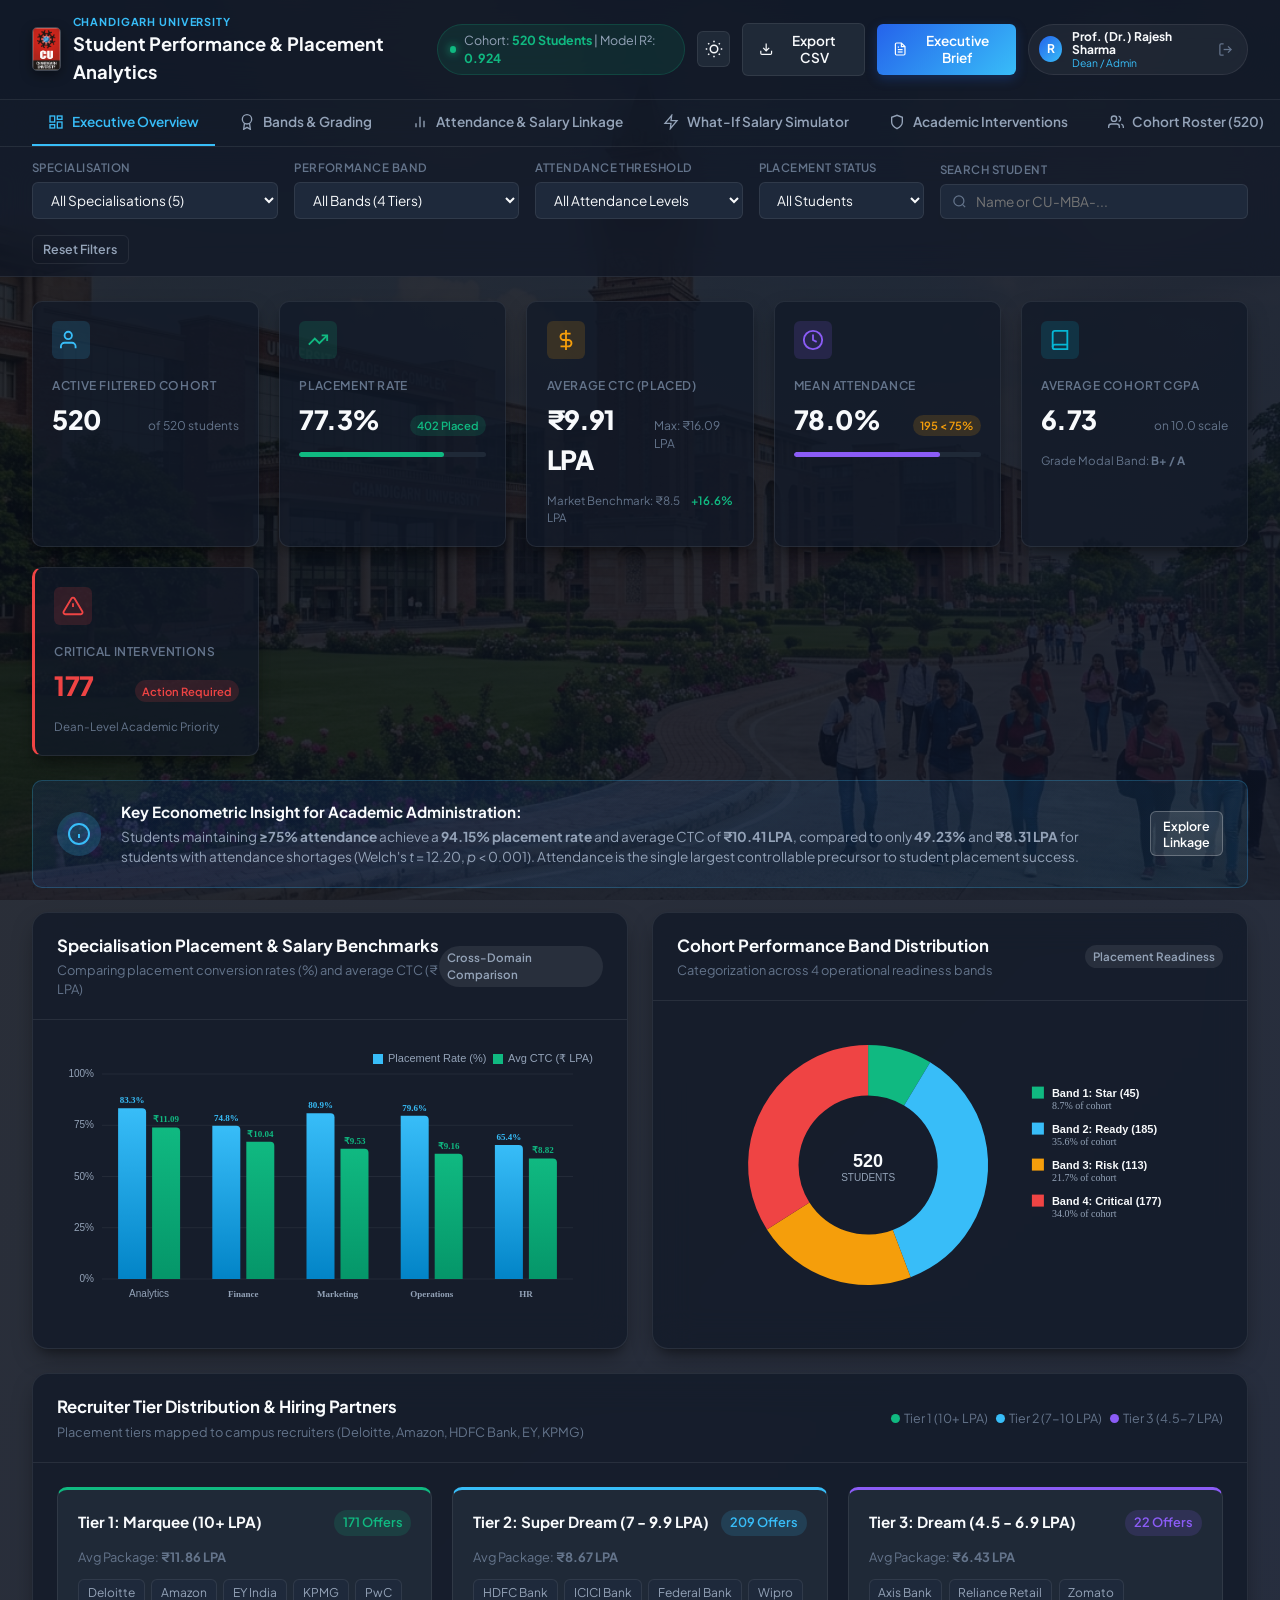
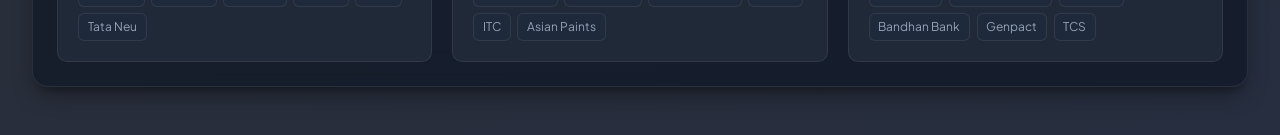
<file: index.html>
<!DOCTYPE html>
<html lang="en">

<head>
  <meta charset="UTF-8">
  <meta name="viewport" content="width=device-width, initial-scale=1.0">
  <title>Student Performance & Placement Analytics | Chandigarh University MBA</title>
  <meta name="description"
    content="Executive Decision Support System analyzing MBA academic scores, attendance, specialization impact on placement CTC, and prescriptive interventions.">
  <link rel="preconnect" href="https://fonts.googleapis.com">
  <link rel="preconnect" href="https://fonts.gstatic.com" crossorigin>
  <link
    href="https://fonts.googleapis.com/css2?family=Plus+Jakarta+Sans:wght@300;400;500;600;700;800&family=JetBrains+Mono:wght@400;500;600&display=swap"
    rel="stylesheet">
  <link rel="stylesheet" href="styles.css">
</head>

<body class="theme-dark">
  <!-- Top Navigation Bar -->
  <header class="app-header" id="appHeader">
    <div class="header-left">
      <div class="brand-logo">
        <img src="cu_official_logo.png" alt="Chandigarh University Official Logo" class="cu-header-logo">
        <div class="brand-text">
          <span class="university-name">CHANDIGARH UNIVERSITY</span>
          <h1 class="portal-title">Student Performance & Placement Analytics</h1>
        </div>
      </div>
    </div>

    <div class="header-right">
      <div class="system-stats-pill">
        <span class="live-dot"></span>
        <span class="stats-label">Cohort: <strong>520 Students</strong> | Model R²: <strong>0.924</strong></span>
      </div>
      <button class="btn btn-secondary btn-icon" id="themeToggleBtn" title="Toggle Theme" aria-label="Toggle Theme">
        <svg class="sun-icon" width="18" height="18" viewBox="0 0 24 24" fill="none" stroke="currentColor"
          stroke-width="2">
          <circle cx="12" cy="12" r="5"></circle>
          <line x1="12" y1="1" x2="12" y2="3"></line>
          <line x1="12" y1="21" x2="12" y2="23"></line>
          <line x1="4.22" y1="4.22" x2="5.64" y2="5.64"></line>
          <line x1="18.36" y1="18.36" x2="19.78" y2="19.78"></line>
          <line x1="1" y1="12" x2="3" y2="12"></line>
          <line x1="21" y1="12" x2="23" y2="12"></line>
          <line x1="4.22" y1="19.78" x2="5.64" y2="18.36"></line>
          <line x1="18.36" y1="5.64" x2="19.78" y2="4.22"></line>
        </svg>
        <svg class="moon-icon" width="18" height="18" viewBox="0 0 24 24" fill="none" stroke="currentColor"
          stroke-width="2">
          <path d="M21 12.79A9 9 0 1 1 11.21 3 7 7 0 0 0 21 12.79z"></path>
        </svg>
      </button>
      <button class="btn btn-secondary" id="exportCsvBtn" title="Export Filtered CSV">
        <svg width="16" height="16" viewBox="0 0 24 24" fill="none" stroke="currentColor" stroke-width="2">
          <path d="M21 15v4a2 2 0 0 1-2 2H5a2 2 0 0 1-2-2v-4"></path>
          <polyline points="7 10 12 15 17 10"></polyline>
          <line x1="12" y1="15" x2="12" y2="3"></line>
        </svg>
        <span>Export CSV</span>
      </button>
      <button class="btn btn-primary" id="openReportModalBtn">
        <svg width="16" height="16" viewBox="0 0 24 24" fill="none" stroke="currentColor" stroke-width="2">
          <path d="M14 2H6a2 2 0 0 0-2 2v16a2 2 0 0 0 2 2h12a2 2 0 0 0 2-2V8z"></path>
          <polyline points="14 2 14 8 20 8"></polyline>
          <line x1="16" y1="13" x2="8" y2="13"></line>
          <line x1="16" y1="17" x2="8" y2="17"></line>
          <polyline points="10 9 9 9 8 9"></polyline>
        </svg>
        <span>Executive Brief</span>
      </button>

      <!-- Authenticated User Profile Pill & Logout -->
      <div class="user-profile-badge" id="userProfileBadge">
        <div class="user-avatar" id="userAvatar">D</div>
        <div class="user-info-text">
          <span class="user-name-span" id="userNameSpan">Prof. (Dr.) Rajesh Sharma</span>
          <span class="user-role-span" id="userRoleSpan">Dean / Admin</span>
        </div>
        <button class="logout-btn" id="logoutBtn" title="Sign Out / Switch Role">
          <svg width="15" height="15" viewBox="0 0 24 24" fill="none" stroke="currentColor" stroke-width="2">
            <path d="M9 21H5a2 2 0 0 1-2-2V5a2 2 0 0 1 2-2h4"></path>
            <polyline points="16 17 21 12 16 7"></polyline>
            <line x1="21" y1="12" x2="9" y2="12"></line>
          </svg>
        </button>
      </div>
    </div>
  </header>

  <!-- Navigation Tabs -->
  <nav class="sub-nav" id="mainNavigation" aria-label="Main Navigation">
    <div class="nav-container">
      <button class="nav-item active" data-tab="tab-overview" id="navTabOverview">
        <svg width="16" height="16" viewBox="0 0 24 24" fill="none" stroke="currentColor" stroke-width="2">
          <rect x="3" y="3" width="7" height="9"></rect>
          <rect x="14" y="3" width="7" height="5"></rect>
          <rect x="14" y="12" width="7" height="9"></rect>
          <rect x="3" y="16" width="7" height="5"></rect>
        </svg>
        <span>Executive Overview</span>
      </button>
      <button class="nav-item" data-tab="tab-bands" id="navTabBands">
        <svg width="16" height="16" viewBox="0 0 24 24" fill="none" stroke="currentColor" stroke-width="2">
          <circle cx="12" cy="8" r="7"></circle>
          <polyline points="8.21 13.89 7 23 12 20 17 23 15.79 13.88"></polyline>
        </svg>
        <span>Bands & Grading</span>
      </button>
      <button class="nav-item" data-tab="tab-econometrics" id="navTabEconometrics">
        <svg width="16" height="16" viewBox="0 0 24 24" fill="none" stroke="currentColor" stroke-width="2">
          <line x1="18" y1="20" x2="18" y2="10"></line>
          <line x1="12" y1="20" x2="12" y2="4"></line>
          <line x1="6" y1="20" x2="6" y2="14"></line>
        </svg>
        <span>Attendance & Salary Linkage</span>
      </button>
      <button class="nav-item" data-tab="tab-simulator" id="navTabSimulator">
        <svg width="16" height="16" viewBox="0 0 24 24" fill="none" stroke="currentColor" stroke-width="2">
          <polygon points="13 2 3 14 12 14 11 22 21 10 12 10 13 2"></polygon>
        </svg>
        <span>What-If Salary Simulator</span>
      </button>
      <button class="nav-item" data-tab="tab-interventions" id="navTabInterventions">
        <svg width="16" height="16" viewBox="0 0 24 24" fill="none" stroke="currentColor" stroke-width="2">
          <path d="M12 22s8-4 8-10V5l-8-3-8 3v7c0 6 8 10 8 10z"></path>
        </svg>
        <span>Academic Interventions</span>
      </button>
      <button class="nav-item" data-tab="tab-roster" id="navTabRoster">
        <svg width="16" height="16" viewBox="0 0 24 24" fill="none" stroke="currentColor" stroke-width="2">
          <path d="M17 21v-2a4 4 0 0 0-4-4H5a4 4 0 0 0-4 4v2"></path>
          <circle cx="9" cy="7" r="4"></circle>
          <path d="M23 21v-2a4 4 0 0 0-3-3.87"></path>
          <path d="M16 3.13a4 4 0 0 1 0 7.75"></path>
        </svg>
        <span>Cohort Roster (520)</span>
      </button>
    </div>
  </nav>

  <!-- Filter & Slicing Control Bar -->
  <section class="filter-bar" id="globalFilterBar">
    <div class="filter-container">
      <div class="filter-group">
        <label for="filterSpec">Specialisation</label>
        <select id="filterSpec" class="custom-select">
          <option value="ALL">All Specialisations (5)</option>
          <option value="Business Analytics">Business Analytics</option>
          <option value="Finance">Finance</option>
          <option value="Marketing">Marketing</option>
          <option value="Human Resource Management">Human Resource Management</option>
          <option value="Operations & Supply Chain">Operations & Supply Chain</option>
        </select>
      </div>

      <div class="filter-group">
        <label for="filterBand">Performance Band</label>
        <select id="filterBand" class="custom-select">
          <option value="ALL">All Bands (4 Tiers)</option>
          <option value="Band 1: High Potential Star">Band 1: High Potential Star</option>
          <option value="Band 2: Placement Ready">Band 2: Placement Ready</option>
          <option value="Band 3: Skill Deficit (Moderate Risk)">Band 3: Skill Deficit (Risk)</option>
          <option value="Band 4: Critical Academic Intervention">Band 4: Critical Intervention</option>
        </select>
      </div>

      <div class="filter-group">
        <label for="filterAttendance">Attendance Threshold</label>
        <select id="filterAttendance" class="custom-select">
          <option value="ALL">All Attendance Levels</option>
          <option value="COMPLIANT">Compliant (&ge; 75%)</option>
          <option value="SHORTAGE">Shortage (&lt; 75% At-Risk)</option>
        </select>
      </div>

      <div class="filter-group">
        <label for="filterPlacement">Placement Status</label>
        <select id="filterPlacement" class="custom-select">
          <option value="ALL">All Students</option>
          <option value="Placed">Placed Only</option>
          <option value="Unplaced">Unplaced Only</option>
        </select>
      </div>

      <div class="filter-group search-group">
        <label for="searchStudentInput">Search Student</label>
        <div class="search-input-wrapper">
          <svg width="15" height="15" viewBox="0 0 24 24" fill="none" stroke="currentColor" stroke-width="2">
            <circle cx="11" cy="11" r="8"></circle>
            <line x1="21" y1="21" x2="16.65" y2="16.65"></line>
          </svg>
          <input type="text" id="searchStudentInput" placeholder="Name or CU-MBA-..." autocomplete="off">
        </div>
      </div>

      <div class="filter-actions">
        <button class="btn btn-outline btn-sm" id="resetFiltersBtn">Reset Filters</button>
      </div>
    </div>
  </section>

  <!-- Main Container -->
  <main class="main-content" id="mainContainer">

    <!-- TAB 1: EXECUTIVE OVERVIEW -->
    <div class="tab-pane active" id="tab-overview">
      <!-- KPI Scorecards Grid -->
      <section class="kpi-grid" id="kpiGrid">
        <div class="kpi-card" id="kpiTotalStudents">
          <div class="kpi-icon-wrap bg-blue">
            <svg width="22" height="22" viewBox="0 0 24 24" fill="none" stroke="currentColor" stroke-width="2">
              <path d="M17 21v-2a4 4 0 0 0-4-4H5a4 4 0 0 0-4 4v2"></path>
              <circle cx="9" cy="7" r="4"></circle>
            </svg>
          </div>
          <div class="kpi-data">
            <span class="kpi-title">Active Filtered Cohort</span>
            <div class="kpi-value-row">
              <span class="kpi-value" id="kpiCohortVal">520</span>
              <span class="kpi-sub" id="kpiCohortSub">of 520 students</span>
            </div>
          </div>
          <div class="kpi-sparkline" id="sparkCohort"></div>
        </div>

        <div class="kpi-card" id="kpiPlacementRate">
          <div class="kpi-icon-wrap bg-emerald">
            <svg width="22" height="22" viewBox="0 0 24 24" fill="none" stroke="currentColor" stroke-width="2">
              <polyline points="22 7 13.5 15.5 8.5 10.5 2 17"></polyline>
              <polyline points="16 7 22 7 22 13"></polyline>
            </svg>
          </div>
          <div class="kpi-data">
            <span class="kpi-title">Placement Rate</span>
            <div class="kpi-value-row">
              <span class="kpi-value" id="kpiPlacementVal">77.3%</span>
              <span class="kpi-pill success" id="kpiPlacementPill">402 Placed</span>
            </div>
          </div>
          <div class="kpi-progress-bar">
            <div class="kpi-progress-fill bg-emerald" id="kpiPlacementBar" style="width: 77.3%;"></div>
          </div>
        </div>

        <div class="kpi-card" id="kpiAvgSalary">
          <div class="kpi-icon-wrap bg-amber">
            <svg width="22" height="22" viewBox="0 0 24 24" fill="none" stroke="currentColor" stroke-width="2">
              <line x1="12" y1="1" x2="12" y2="23"></line>
              <path d="M17 5H9.5a3.5 3.5 0 0 0 0 7h5a3.5 3.5 0 0 1 0 7H6"></path>
            </svg>
          </div>
          <div class="kpi-data">
            <span class="kpi-title">Average CTC (Placed)</span>
            <div class="kpi-value-row">
              <span class="kpi-value" id="kpiAvgSalaryVal">₹9.91 LPA</span>
              <span class="kpi-sub" id="kpiMaxSalarySub">Max: ₹16.09 LPA</span>
            </div>
          </div>
          <div class="kpi-benchmark">
            <span>Market Benchmark: ₹8.5 LPA</span>
            <span class="kpi-delta positive">+16.6%</span>
          </div>
        </div>

        <div class="kpi-card" id="kpiAttendanceRate">
          <div class="kpi-icon-wrap bg-purple">
            <svg width="22" height="22" viewBox="0 0 24 24" fill="none" stroke="currentColor" stroke-width="2">
              <circle cx="12" cy="12" r="10"></circle>
              <polyline points="12 6 12 12 16 14"></polyline>
            </svg>
          </div>
          <div class="kpi-data">
            <span class="kpi-title">Mean Attendance</span>
            <div class="kpi-value-row">
              <span class="kpi-value" id="kpiAttendanceVal">78.0%</span>
              <span class="kpi-pill alert" id="kpiShortagePill">195 &lt; 75%</span>
            </div>
          </div>
          <div class="kpi-progress-bar">
            <div class="kpi-progress-fill bg-purple" id="kpiAttendanceBar" style="width: 78.0%;"></div>
          </div>
        </div>

        <div class="kpi-card" id="kpiMeanCgpa">
          <div class="kpi-icon-wrap bg-cyan">
            <svg width="22" height="22" viewBox="0 0 24 24" fill="none" stroke="currentColor" stroke-width="2">
              <path d="M4 19.5A2.5 2.5 0 0 1 6.5 17H20"></path>
              <path d="M6.5 2H20v20H6.5A2.5 2.5 0 0 1 4 19.5v-15A2.5 2.5 0 0 1 6.5 2z"></path>
            </svg>
          </div>
          <div class="kpi-data">
            <span class="kpi-title">Average Cohort CGPA</span>
            <div class="kpi-value-row">
              <span class="kpi-value" id="kpiCgpaVal">6.73</span>
              <span class="kpi-sub">on 10.0 scale</span>
            </div>
          </div>
          <div class="kpi-benchmark">
            <span>Grade Modal Band: <strong>B+ / A</strong></span>
          </div>
        </div>

        <div class="kpi-card alert-card" id="kpiInterventionNeeded">
          <div class="kpi-icon-wrap bg-coral">
            <svg width="22" height="22" viewBox="0 0 24 24" fill="none" stroke="currentColor" stroke-width="2">
              <path d="M10.29 3.86L1.82 18a2 2 0 0 0 1.71 3h16.94a2 2 0 0 0 1.71-3L13.71 3.86a2 2 0 0 0-3.42 0z"></path>
              <line x1="12" y1="9" x2="12" y2="13"></line>
              <line x1="12" y1="17" x2="12.01" y2="17"></line>
            </svg>
          </div>
          <div class="kpi-data">
            <span class="kpi-title">Critical Interventions</span>
            <div class="kpi-value-row">
              <span class="kpi-value danger-text" id="kpiInterventionVal">177</span>
              <span class="kpi-pill danger">Action Required</span>
            </div>
          </div>
          <div class="kpi-benchmark">
            <span>Dean-Level Academic Priority</span>
          </div>
        </div>
      </section>

      <!-- Key Findings Alert Banner -->
      <div class="banner-insight">
        <div class="banner-icon">
          <svg width="24" height="24" viewBox="0 0 24 24" fill="none" stroke="currentColor" stroke-width="2">
            <circle cx="12" cy="12" r="10"></circle>
            <line x1="12" y1="16" x2="12" y2="12"></line>
            <line x1="12" y1="8" x2="12.01" y2="8"></line>
          </svg>
        </div>
        <div class="banner-content">
          <h4>Key Econometric Insight for Academic Administration:</h4>
          <p>
            Students maintaining <strong>&ge;75% attendance</strong> achieve a <strong>94.15% placement rate</strong>
            and average CTC of <strong>₹10.41 LPA</strong>, compared to only <strong>49.23%</strong> and <strong>₹8.31
              LPA</strong> for students with attendance shortages (Welch's <em>t</em> = 12.20, <em>p</em> &lt; 0.001).
            Attendance is the single largest controllable precursor to student placement success.
          </p>
        </div>
        <button class="btn btn-sm btn-outline-light" onclick="window.switchTab('tab-econometrics')">Explore
          Linkage</button>
      </div>

      <!-- Overview Charts Section -->
      <section class="dashboard-grid-2">
        <div class="card chart-card">
          <div class="card-header">
            <div>
              <h3 class="card-title">Specialisation Placement & Salary Benchmarks</h3>
              <p class="card-subtitle">Comparing placement conversion rates (%) and average CTC (₹ LPA)</p>
            </div>
            <span class="badge">Cross-Domain Comparison</span>
          </div>
          <div class="card-body">
            <div class="chart-canvas-wrapper" id="specChartWrapper">
              <canvas id="specComparisonCanvas" width="560" height="280"></canvas>
            </div>
          </div>
        </div>

        <div class="card chart-card">
          <div class="card-header">
            <div>
              <h3 class="card-title">Cohort Performance Band Distribution</h3>
              <p class="card-subtitle">Categorization across 4 operational readiness bands</p>
            </div>
            <span class="badge">Placement Readiness</span>
          </div>
          <div class="card-body">
            <div class="chart-canvas-wrapper" id="bandChartWrapper">
              <canvas id="bandDistributionCanvas" width="560" height="280"></canvas>
            </div>
          </div>
        </div>
      </section>

      <!-- Recruiter Tier Breakdown -->
      <section class="card mt-4">
        <div class="card-header">
          <div>
            <h3 class="card-title">Recruiter Tier Distribution & Hiring Partners</h3>
            <p class="card-subtitle">Placement tiers mapped to campus recruiters (Deloitte, Amazon, HDFC Bank, EY, KPMG)
            </p>
          </div>
          <div class="tier-legend">
            <span class="legend-dot tier1"></span> Tier 1 (10+ LPA)
            <span class="legend-dot tier2 ml-2"></span> Tier 2 (7-10 LPA)
            <span class="legend-dot tier3 ml-2"></span> Tier 3 (4.5-7 LPA)
          </div>
        </div>
        <div class="card-body">
          <div class="recruiter-tiers-grid" id="recruiterTiersGrid">
            <!-- Dynamically populated -->
          </div>
        </div>
      </section>
    </div>

    <!-- TAB 2: PERFORMANCE BANDS & GRADING ENGINE -->
    <div class="tab-pane" id="tab-bands">
      <div class="section-intro">
        <h2>Four-Tier Performance Banding Framework</h2>
        <p>A multi-factor classification system evaluating academic merit, attendance discipline, aptitude readiness,
          and behavioral soft skills.</p>
      </div>

      <div class="bands-showcase-grid" id="bandsShowcaseGrid">
        <!-- 4 Band Cards populated dynamically -->
      </div>

      <div class="dashboard-grid-2 mt-4">
        <div class="card">
          <div class="card-header">
            <div>
              <h3 class="card-title">Academic Grade Distribution (10-Point Scale)</h3>
              <p class="card-subtitle">University UGC grading system: O, A+, A, B+, B, C</p>
            </div>
          </div>
          <div class="card-body">
            <div class="chart-canvas-wrapper">
              <canvas id="gradeChartCanvas" width="560" height="260"></canvas>
            </div>
            <div class="table-responsive mt-3">
              <table class="data-table small">
                <thead>
                  <tr>
                    <th>Grade</th>
                    <th>CGPA Range</th>
                    <th>Count</th>
                    <th>% Cohort</th>
                    <th>Avg Placed CTC</th>
                    <th>Placement Rate</th>
                  </tr>
                </thead>
                <tbody id="gradeTableBody">
                  <!-- Populated by JS -->
                </tbody>
              </table>
            </div>
          </div>
        </div>

        <div class="card">
          <div class="card-header">
            <div>
              <h3 class="card-title">Specialisation vs Performance Band Heatmap</h3>
              <p class="card-subtitle">Distribution of students across specializations within each band</p>
            </div>
          </div>
          <div class="card-body">
            <div class="heatmap-table-wrap" id="bandSpecHeatmap">
              <!-- Populated by JS -->
            </div>
            <div class="academic-note mt-3">
              <strong>Administrative Policy Note:</strong> Students in Band 3 and Band 4 are automatically quarantined
              from final campus placements until completing the remediation roadmap.
            </div>
          </div>
        </div>
      </div>
    </div>

    <!-- TAB 3: ECONOMETRICS & SALARY LINKAGE -->
    <div class="tab-pane" id="tab-econometrics">
      <div class="section-intro">
        <h2>Econometric Linkage: Academics, Attendance & Placement Salary</h2>
        <p>Statistical regression and empirical analysis exploring how continuous performance metrics influence
          corporate hiring packages.</p>
      </div>

      <!-- Hypothesis Testing Box -->
      <div class="stats-test-card">
        <div class="test-header">
          <div class="test-badge">Hypothesis Test: 75% Attendance Compliance Effect</div>
          <span class="p-val-pill">Statistically Significant: p = 3.22 &times; 10⁻²⁷</span>
        </div>
        <div class="test-body-grid">
          <div class="test-col">
            <div class="test-group-title">Attendance &lt; 75% (Shortage Cohort)</div>
            <div class="test-stat-row">
              <span>Cohort Count:</span>
              <strong>195 students (37.5%)</strong>
            </div>
            <div class="test-stat-row">
              <span>Average CGPA:</span>
              <strong class="danger-text">5.90 / 10.0</strong>
            </div>
            <div class="test-stat-row">
              <span>Placement Rate:</span>
              <strong class="danger-text">49.23% (96 placed)</strong>
            </div>
            <div class="test-stat-row">
              <span>Average CTC:</span>
              <strong class="danger-text">₹8.31 LPA</strong>
            </div>
          </div>

          <div class="test-divider-col">
            <div class="vs-circle">VS</div>
            <div class="t-stat-label">Welch's t = 12.20<br>Salary Gap = +₹2.10 LPA</div>
          </div>

          <div class="test-col highlight">
            <div class="test-group-title">Attendance &ge; 75% (Compliant Cohort)</div>
            <div class="test-stat-row">
              <span>Cohort Count:</span>
              <strong>325 students (62.5%)</strong>
            </div>
            <div class="test-stat-row">
              <span>Average CGPA:</span>
              <strong class="success-text">7.22 / 10.0 (+1.32 CGPA)</strong>
            </div>
            <div class="test-stat-row">
              <span>Placement Rate:</span>
              <strong class="success-text">94.15% (306 placed)</strong>
            </div>
            <div class="test-stat-row">
              <span>Average CTC:</span>
              <strong class="success-text">₹10.41 LPA</strong>
            </div>
          </div>
        </div>
      </div>

      <div class="dashboard-grid-2 mt-4">
        <!-- Scatter plot of CGPA vs Salary -->
        <div class="card chart-card">
          <div class="card-header">
            <div>
              <h3 class="card-title">CGPA vs Placement Salary (CTC in LPA)</h3>
              <p class="card-subtitle">Empirical scatter distribution of placed students with OLS regression trendline
              </p>
            </div>
            <span class="badge">R² = 0.924</span>
          </div>
          <div class="card-body">
            <div class="chart-canvas-wrapper">
              <canvas id="cgpaSalaryScatterCanvas" width="560" height="300"></canvas>
            </div>
          </div>
        </div>

        <!-- Correlation Matrix Heatmap -->
        <div class="card">
          <div class="card-header">
            <div>
              <h3 class="card-title">Pearson Correlation Coefficient Matrix</h3>
              <p class="card-subtitle">Pairwise correlation between academic, behavioral and compensation metrics</p>
            </div>
          </div>
          <div class="card-body">
            <div class="corr-matrix-wrapper" id="corrMatrixContainer">
              <!-- Populated by JS -->
            </div>
          </div>
        </div>
      </div>

      <!-- Regression Equation & Model Coefficients -->
      <div class="card mt-4">
        <div class="card-header">
          <div>
            <h3 class="card-title">Multiple Linear Regression Model Specification</h3>
            <p class="card-subtitle">Quantifying the marginal return of each academic attribute on student CTC</p>
          </div>
          <div class="model-metrics-tags">
            <span class="tag">R² = 0.924</span>
            <span class="tag">MAE = 0.435 LPA</span>
            <span class="tag">RMSE = 0.537 LPA</span>
          </div>
        </div>
        <div class="card-body">
          <div class="math-equation-box">
            <code>
              Salary (CTC LPA) = -5.127 + 0.929 &times; CGPA + 0.032 &times; Attendance% + 0.048 &times; Aptitude + 0.367 &times; SoftSkills + 0.342 &times; Certifications + 0.263 &times; LiveProjects + Specialisation_Premium
            </code>
          </div>

          <div class="coefficients-grid" id="coefficientsGrid">
            <!-- Populated by JS -->
          </div>
        </div>
      </div>
    </div>

    <!-- TAB 4: WHAT-IF SIMULATOR -->
    <div class="tab-pane" id="tab-simulator">
      <div class="section-intro">
        <h2>Interactive What-If Salary & Placement Simulator</h2>
        <p>Real-time machine learning prediction engine powered by our calibrated econometric regression model.</p>
      </div>

      <div class="simulator-layout">
        <!-- Left: Input Controls -->
        <div class="card sim-controls-card">
          <div class="card-header">
            <h3 class="card-title">Student Profile Parameters</h3>
            <button class="btn btn-sm btn-outline" id="simResetBtn">Reset to Average</button>
          </div>
          <div class="card-body">
            <div class="control-row">
              <label for="simSpec">Target Specialisation:</label>
              <select id="simSpec" class="custom-select">
                <option value="Business Analytics">Business Analytics (Premium: +₹2.50 LPA)</option>
                <option value="Finance" selected>Finance (Premium: +₹1.80 LPA)</option>
                <option value="Marketing">Marketing (Premium: +₹1.20 LPA)</option>
                <option value="Operations & Supply Chain">Operations & Supply Chain (Premium: +₹0.90 LPA)</option>
                <option value="Human Resource Management">Human Resource Management (Premium: +₹0.40 LPA)</option>
              </select>
            </div>

            <div class="slider-control">
              <div class="slider-header">
                <label for="simCgpa">Academic CGPA (10-Point Scale):</label>
                <span class="slider-val" id="simCgpaVal">7.2</span>
              </div>
              <input type="range" id="simCgpa" min="5.0" max="9.8" step="0.1" value="7.2">
              <div class="slider-bounds"><span>5.0</span><span>7.5</span><span>9.8</span></div>
            </div>

            <div class="slider-control">
              <div class="slider-header">
                <label for="simAttendance">Class Attendance (%):</label>
                <span class="slider-val" id="simAttendanceVal">82%</span>
              </div>
              <input type="range" id="simAttendance" min="55" max="99" step="1" value="82">
              <div class="slider-bounds"><span>55% (Risk)</span><span>75% (Min)</span><span>99%</span></div>
            </div>

            <div class="slider-control">
              <div class="slider-header">
                <label for="simAptitude">Mock Aptitude Test Score (out of 100):</label>
                <span class="slider-val" id="simAptitudeVal">68</span>
              </div>
              <input type="range" id="simAptitude" min="40" max="98" step="1" value="68">
              <div class="slider-bounds"><span>40</span><span>70</span><span>98</span></div>
            </div>

            <div class="slider-control">
              <div class="slider-header">
                <label for="simSoftSkills">Corporate Soft Skills Rating (1 - 10):</label>
                <span class="slider-val" id="simSoftSkillsVal">7.0</span>
              </div>
              <input type="range" id="simSoftSkills" min="3.0" max="9.8" step="0.2" value="7.0">
              <div class="slider-bounds"><span>3.0</span><span>6.5</span><span>9.8</span></div>
            </div>

            <div class="slider-control">
              <div class="slider-header">
                <label for="simCerts">Industry Certifications Count:</label>
                <span class="slider-val" id="simCertsVal">2</span>
              </div>
              <input type="range" id="simCerts" min="0" max="4" step="1" value="2">
              <div class="slider-bounds"><span>0</span><span>2</span><span>4</span></div>
            </div>

            <div class="slider-control">
              <div class="slider-header">
                <label for="simProjects">Live Consulting / Industry Projects:</label>
                <span class="slider-val" id="simProjectsVal">1</span>
              </div>
              <input type="range" id="simProjects" min="0" max="3" step="1" value="1">
              <div class="slider-bounds"><span>0</span><span>1</span><span>3</span></div>
            </div>
          </div>
        </div>

        <!-- Right: Prediction Outputs -->
        <div class="card sim-results-card">
          <div class="card-header">
            <h3 class="card-title">Model Forecast & Placement Projection</h3>
            <span class="badge success">Live Inference</span>
          </div>
          <div class="card-body">
            <div class="prediction-hero">
              <div class="pred-salary-block">
                <span class="pred-label">Expected Placement CTC:</span>
                <div class="pred-salary-number" id="predSalaryVal">₹10.35 LPA</div>
                <div class="pred-interval" id="predSalaryRange">Estimated Range: ₹9.80 - ₹10.90 LPA</div>
              </div>

              <div class="pred-prob-block">
                <div class="circular-progress" id="predProbCircle">
                  <span class="progress-val" id="predProbVal">88.5%</span>
                </div>
                <span class="pred-label">Placement Probability</span>
              </div>
            </div>

            <div class="sim-meta-tags mt-3">
              <div class="meta-tag-item">
                <span class="meta-label">Forecasted Band:</span>
                <span class="meta-val band-badge" id="predBandVal">Band 2: Placement Ready</span>
              </div>
              <div class="meta-tag-item">
                <span class="meta-label">Projected Recruiter Tier:</span>
                <span class="meta-val" id="predTierVal">Tier 1 (Marquee - Deloitte, Amazon)</span>
              </div>
            </div>

            <!-- Prescriptive Improvement Suggestions -->
            <div class="intervention-suggestions-box mt-4">
              <h4 class="suggestions-title">
                <svg width="18" height="18" viewBox="0 0 24 24" fill="none" stroke="currentColor" stroke-width="2">
                  <path
                    d="M12 2v4M12 18v4M4.93 4.93l2.83 2.83M16.24 16.24l2.83 2.83M2 12h4M18 12h4M4.93 19.07l2.83-2.83M16.24 7.76l2.83-2.83">
                  </path>
                </svg>
                Actionable Levers to Maximize Placement Package:
              </h4>
              <ul class="suggestions-list" id="simSuggestionsList">
                <!-- Dynamically generated -->
              </ul>
            </div>
          </div>
        </div>
      </div>
    </div>

    <!-- TAB 5: ACADEMIC INTERVENTIONS -->
    <div class="tab-pane" id="tab-interventions">
      <div class="section-intro">
        <h2>Prescriptive Academic Intervention Engine</h2>
        <p>Automated identification of at-risk students, root-cause diagnosis, and personalized remediation pathways.
        </p>
      </div>

      <!-- Intervention Category Metrics -->
      <div class="intervention-metrics-grid" id="interventionCategoriesGrid">
        <!-- Populated by JS -->
      </div>

      <div class="card mt-4">
        <div class="card-header">
          <div>
            <h3 class="card-title">Priority Student Intervention Cohort (At-Risk & Skill Deficit)</h3>
            <p class="card-subtitle">Students flagged for urgent academic counseling, attendance recovery, or interview
              bootcamps</p>
          </div>
          <button class="btn btn-primary btn-sm" id="batchExportInterventionsBtn">
            <svg width="15" height="15" viewBox="0 0 24 24" fill="none" stroke="currentColor" stroke-width="2">
              <path d="M21 15v4a2 2 0 0 1-2 2H5a2 2 0 0 1-2-2v-4"></path>
              <polyline points="7 10 12 15 17 10"></polyline>
              <line x1="12" y1="15" x2="12" y2="3"></line>
            </svg>
            Export Intervention Report
          </button>
        </div>
        <div class="card-body">
          <div class="table-responsive">
            <table class="data-table" id="interventionTable">
              <thead>
                <tr>
                  <th>Student ID</th>
                  <th>Student Name</th>
                  <th>Specialisation</th>
                  <th>Attendance</th>
                  <th>CGPA</th>
                  <th>Performance Band</th>
                  <th>Primary Deficit Category</th>
                  <th>Recommended Prescriptive Action</th>
                  <th>Action</th>
                </tr>
              </thead>
              <tbody id="interventionTableBody">
                <!-- Populated by JS -->
              </tbody>
            </table>
          </div>
        </div>
      </div>
    </div>

    <!-- TAB 6: STUDENT ROSTER & COHORT EXPLORER -->
    <div class="tab-pane" id="tab-roster">
      <div class="section-intro">
        <h2>Full MBA Cohort Student Directory</h2>
        <p>Comprehensive roster of all 520 students. Click any row to view complete academic profile, attendance, and
          placement details.</p>
      </div>

      <div class="card">
        <div class="card-header roster-header">
          <div class="roster-count-wrap">
            Showing <strong id="rosterShownCount">520</strong> of <strong id="rosterTotalCount">520</strong> students
          </div>
          <div class="table-sort-info">
            Sort by:
            <select id="rosterSortSelect" class="custom-select custom-select-sm">
              <option value="cgpa_desc">CGPA (High to Low)</option>
              <option value="cgpa_asc">CGPA (Low to High)</option>
              <option value="salary_desc">Placement Salary (High to Low)</option>
              <option value="attendance_desc">Attendance (High to Low)</option>
              <option value="name_asc">Name (A-Z)</option>
            </select>
          </div>
        </div>
        <div class="card-body">
          <div class="table-responsive">
            <table class="data-table" id="rosterTable">
              <thead>
                <tr>
                  <th>ID</th>
                  <th>Full Name</th>
                  <th>Specialisation</th>
                  <th>CGPA</th>
                  <th>Grade</th>
                  <th>Attendance</th>
                  <th>Aptitude</th>
                  <th>Soft Skills</th>
                  <th>Performance Band</th>
                  <th>Placement Status</th>
                  <th>Package (LPA)</th>
                  <th>Company</th>
                  <th>Action</th>
                </tr>
              </thead>
              <tbody id="rosterTableBody">
                <!-- Populated by JS -->
              </tbody>
            </table>
          </div>

          <!-- Pagination -->
          <div class="pagination-bar" id="rosterPagination">
            <button class="btn btn-outline btn-sm" id="prevPageBtn" disabled>&laquo; Previous</button>
            <span class="page-indicator" id="pageIndicator">Page 1 of 26</span>
            <button class="btn btn-outline btn-sm" id="nextPageBtn">Next &raquo;</button>
          </div>
        </div>
      </div>
    </div>

  </main>

  <!-- STUDENT DETAIL MODAL -->
  <div class="modal-backdrop" id="studentDetailModal">
    <div class="modal-card">
      <div class="modal-header">
        <div class="modal-title-group">
          <span class="modal-sub" id="modalStudentId">CU-MBA-2024-001</span>
          <h3 id="modalStudentName">Student Profile</h3>
        </div>
        <button class="modal-close-btn" id="closeStudentModalBtn">&times;</button>
      </div>
      <div class="modal-body" id="modalStudentContent">
        <!-- Populated dynamically -->
      </div>
      <div class="modal-footer">
        <button class="btn btn-secondary" id="closeModalBottomBtn">Close</button>
        <button class="btn btn-primary" id="printStudentReportBtn">Print Dossier</button>
      </div>
    </div>
  </div>

  <!-- EXECUTIVE BRIEF MODAL -->
  <div class="modal-backdrop" id="executiveBriefModal">
    <div class="modal-card large-modal">
      <div class="modal-header">
        <div class="modal-title-group">
          <span class="modal-sub">Chandigarh University MBA Analytics</span>
          <h3>Executive Project Brief & Research Summary</h3>
        </div>
        <button class="modal-close-btn" id="closeBriefModalBtn">&times;</button>
      </div>
      <div class="modal-body executive-brief-body">
        <div class="brief-section">
          <h4>1. Executive Summary & Problem Context</h4>
          <p>
            Higher education business schools face mounting scrutiny on campus placement outcomes. However,
            institutional decision-makers frequently lack granular diagnostic clarity on how academic performance,
            strict attendance compliance, and domain specialisations interact to influence recruiter compensation
            offers. This analytics system bridges that critical gap.
          </p>
        </div>

        <div class="brief-section">
          <h4>2. Key Analytical & Econometric Findings</h4>
          <ul>
            <li><strong>75% Attendance Threshold Disparity:</strong> Attendance compliant students (&ge;75%) secure a
              <strong>94.15% placement rate</strong> with mean CTC of <strong>₹10.41 LPA</strong>, whereas attendance
              defaulters (&lt;75%) drop to <strong>49.23%</strong> placement rate and <strong>₹8.31 LPA</strong>
              (Welch's <em>t</em> = 12.20, <em>p</em> &lt; 0.001).</li>
            <li><strong>Academic Elasticity:</strong> Each 1.0 point increment in student CGPA delivers an estimated
              <strong>+₹0.93 LPA</strong> premium on final corporate CTC.</li>
            <li><strong>Domain Specialisation Premium:</strong> Business Analytics commands the highest starting
              corporate compensation (Mean: ₹11.09 LPA, Peak: ₹16.09 LPA), followed by Finance (₹10.04 LPA) and
              Marketing (₹9.53 LPA).</li>
            <li><strong>Prescriptive Interventions:</strong> 177 students (34.0%) were flagged in Band 4 (Critical
              Intervention) requiring immediate remedial support to avert placement ineligibility.</li>
          </ul>
        </div>

        <div class="brief-section">
          <h4>3. Strategic Administrative Recommendations</h4>
          <ol>
            <li><strong>Mandatory Early-Warning Trigger:</strong> Initiate academic counseling at the conclusion of
              Semester 1 whenever student attendance drops below 75% or CGPA falls below 6.5.</li>
            <li><strong>Integrated Certification Tracks:</strong> Mandate high-value industry certifications (Coursera /
              NPTEL / Power BI / Financial Modeling) in Semester 2 to close the +₹0.34 LPA per-certification skill gap.
            </li>
            <li><strong>Corporate Interview Labs:</strong> For high-CGPA students with soft-skill deficits (&lt;6.0),
              conduct intensive GD-PI corporate bootcamps to prevent offer rejections at final round interviews.</li>
          </ol>
        </div>
      </div>
      <div class="modal-footer">
        <button class="btn btn-primary" id="closeBriefBottomBtn">Close Brief</button>
      </div>
    </div>
  </div>

  <!-- Load Student Dataset & Application Logic -->
  <script src="students_data.js"></script>
  <script src="app.js"></script>
</body>

</html>
</file>
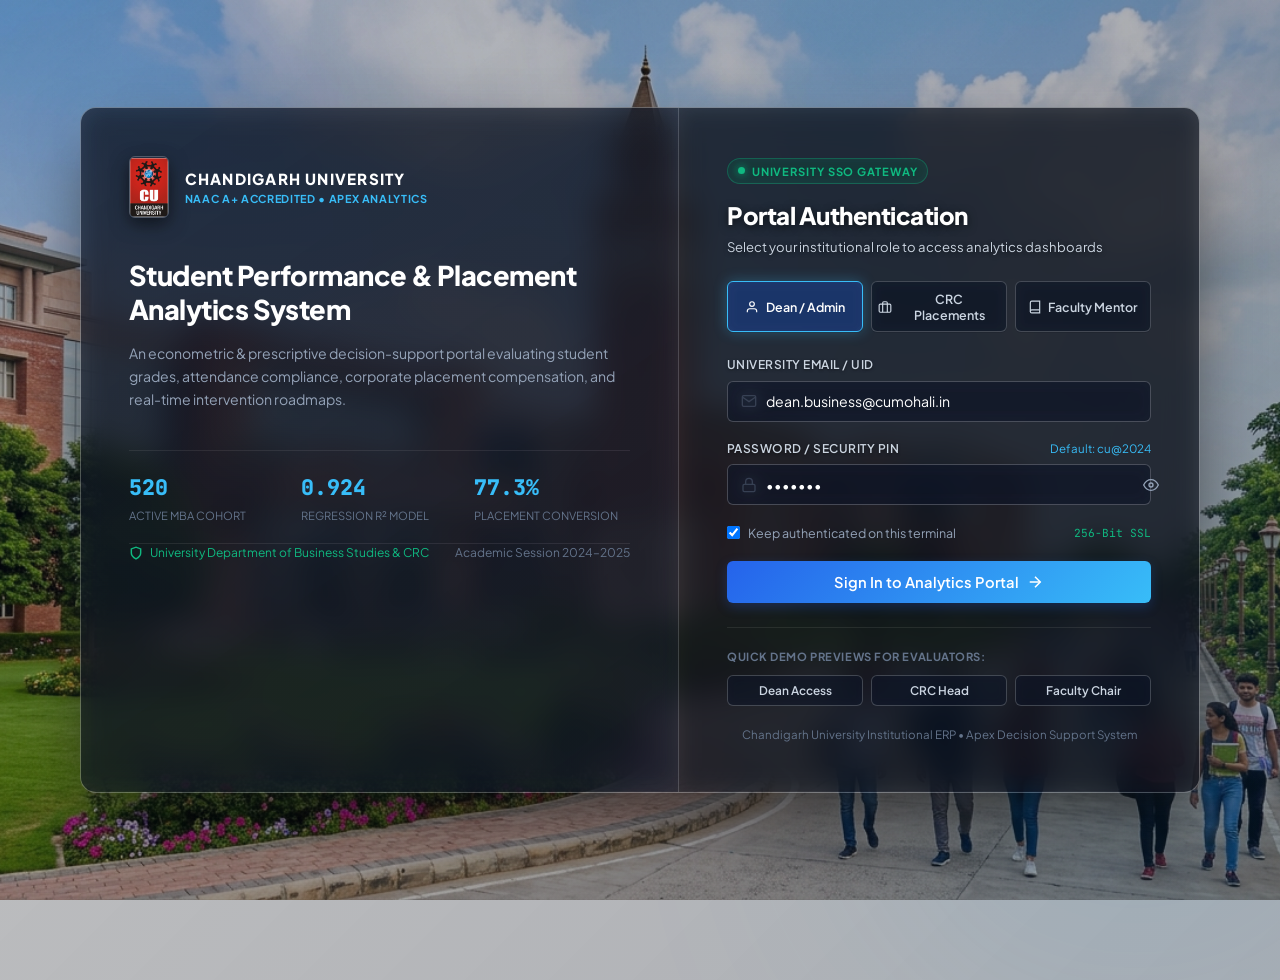
<file: login.html>
<!DOCTYPE html>
<html lang="en">
<head>
  <meta charset="UTF-8">
  <meta name="viewport" content="width=device-width, initial-scale=1.0">
  <title>University Single Sign-On | Chandigarh University MBA Analytics</title>
  <meta name="description" content="Secure University Portal Login for Student Performance & Placement Analytics System at Chandigarh University.">
  <link rel="preconnect" href="https://fonts.googleapis.com">
  <link rel="preconnect" href="https://fonts.gstatic.com" crossorigin>
  <link href="https://fonts.googleapis.com/css2?family=Plus+Jakarta+Sans:wght@300;400;500;600;700;800&family=JetBrains+Mono:wght@400;500;600&display=swap" rel="stylesheet">
  <link rel="stylesheet" href="styles.css">
</head>
<body class="theme-dark login-body">
  <div class="login-ambient-glow glow-1"></div>
  <div class="login-ambient-glow glow-2"></div>
  <div class="login-ambient-glow glow-3"></div>

  <div class="login-wrapper">
    <!-- Left / Brand Showcase Column -->
    <div class="login-brand-panel">
      <div class="panel-content">
        <div class="cu-crest-badge">
          <img src="cu_official_logo.png" alt="Chandigarh University Official Logo" class="cu-login-logo">
          <div class="crest-text">
            <span class="crest-uni">CHANDIGARH UNIVERSITY</span>
            <span class="crest-naac">NAAC A+ ACCREDITED • APEX ANALYTICS</span>
          </div>
        </div>

        <div class="brand-hero-text">
          <h2>Student Performance &amp; Placement Analytics System</h2>
          <p class="hero-desc">
            An econometric &amp; prescriptive decision-support portal evaluating student grades, attendance compliance, corporate placement compensation, and real-time intervention roadmaps.
          </p>
        </div>

        <div class="brand-stats-row">
          <div class="brand-stat-item">
            <span class="stat-number">520</span>
            <span class="stat-lbl">Active MBA Cohort</span>
          </div>
          <div class="brand-stat-item">
            <span class="stat-number">0.924</span>
            <span class="stat-lbl">Regression R² Model</span>
          </div>
          <div class="brand-stat-item">
            <span class="stat-number">77.3%</span>
            <span class="stat-lbl">Placement Conversion</span>
          </div>
        </div>

        <div class="institutional-badge-footer">
          <div class="naac-pill">
            <svg width="14" height="14" viewBox="0 0 24 24" fill="none" stroke="currentColor" stroke-width="2.5">
              <path d="M12 22s8-4 8-10V5l-8-3-8 3v7c0 6 8 10 8 10z"></path>
            </svg>
            <span>University Department of Business Studies &amp; CRC</span>
          </div>
          <span class="academic-year">Academic Session 2024–2025</span>
        </div>
      </div>
    </div>

    <!-- Right / Login Card Column -->
    <div class="login-form-panel">
      <div class="login-card">
        <div class="login-card-header">
          <div class="secure-tag">
            <span class="live-dot"></span>
            <span>UNIVERSITY SSO GATEWAY</span>
          </div>
          <h1 class="login-card-title">Portal Authentication</h1>
          <p class="login-card-sub">Select your institutional role to access analytics dashboards</p>
        </div>

        <!-- Role Selector Tabs -->
        <div class="role-selector" id="roleSelector">
          <button type="button" class="role-pill active" data-role="dean" data-email="dean.business@cumohali.in" data-name="Prof. (Dr.) Rajesh Sharma" data-title="Dean, Academic Affairs">
            <svg width="14" height="14" viewBox="0 0 24 24" fill="none" stroke="currentColor" stroke-width="2">
              <path d="M20 21v-2a4 4 0 0 0-4-4H8a4 4 0 0 0-4 4v2"></path>
              <circle cx="12" cy="7" r="4"></circle>
            </svg>
            <span>Dean / Admin</span>
          </button>
          <button type="button" class="role-pill" data-role="crc" data-email="crc.placement@cumohali.in" data-name="Dr. Meenakshi Kapoor" data-title="Head - Corporate Relations (CRC)">
            <svg width="14" height="14" viewBox="0 0 24 24" fill="none" stroke="currentColor" stroke-width="2">
              <rect x="2" y="7" width="20" height="14" rx="2" ry="2"></rect>
              <path d="M16 21V5a2 2 0 0 0-2-2h-4a2 2 0 0 0-2 2v16"></path>
            </svg>
            <span>CRC Placements</span>
          </button>
          <button type="button" class="role-pill" data-role="faculty" data-email="faculty.mba@cumohali.in" data-name="Dr. Vikram Malhotra" data-title="Faculty Program Chair (MBA)">
            <svg width="14" height="14" viewBox="0 0 24 24" fill="none" stroke="currentColor" stroke-width="2">
              <path d="M4 19.5A2.5 2.5 0 0 1 6.5 17H20"></path>
              <path d="M6.5 2H20v20H6.5A2.5 2.5 0 0 1 4 19.5v-15A2.5 2.5 0 0 1 6.5 2z"></path>
            </svg>
            <span>Faculty Mentor</span>
          </button>
        </div>

        <!-- Login Form -->
        <form class="login-form" id="loginForm">
          <div class="form-group">
            <label for="userEmail">University Email / UID</label>
            <div class="input-with-icon">
              <svg width="16" height="16" viewBox="0 0 24 24" fill="none" stroke="currentColor" stroke-width="2">
                <path d="M4 4h16c1.1 0 2 .9 2 2v12c0 1.1-.9 2-2 2H4c-1.1 0-2-.9-2-2V6c0-1.1.9-2 2-2z"></path>
                <polyline points="22,6 12,13 2,6"></polyline>
              </svg>
              <input type="text" id="userEmail" required value="dean.business@cumohali.in" placeholder="UID or university email">
            </div>
          </div>

          <div class="form-group">
            <div class="label-row">
              <label for="userPassword">Password / Security Pin</label>
              <a href="javascript:void(0)" class="forgot-link" id="forgotPwdBtn">Default: cu@2024</a>
            </div>
            <div class="input-with-icon">
              <svg width="16" height="16" viewBox="0 0 24 24" fill="none" stroke="currentColor" stroke-width="2">
                <rect x="3" y="11" width="18" height="11" rx="2" ry="2"></rect>
                <path d="M7 11V7a5 5 0 0 1 10 0v4"></path>
              </svg>
              <input type="password" id="userPassword" required value="cu@2024" placeholder="Enter your password">
              <button type="button" class="pwd-toggle-btn" id="pwdToggleBtn" aria-label="Toggle password visibility">
                <svg id="eyeIcon" width="16" height="16" viewBox="0 0 24 24" fill="none" stroke="currentColor" stroke-width="2">
                  <path d="M1 12s4-8 11-8 11 8 11 8-4 8-11 8-11-8-11-8z"></path>
                  <circle cx="12" cy="12" r="3"></circle>
                </svg>
              </button>
            </div>
          </div>

          <div class="form-options">
            <label class="remember-me">
              <input type="checkbox" id="rememberMe" checked>
              <span>Keep authenticated on this terminal</span>
            </label>
            <span class="auth-mode">256-Bit SSL</span>
          </div>

          <button type="submit" class="btn btn-primary btn-block btn-lg" id="submitLoginBtn">
            <span id="btnText">Sign In to Analytics Portal</span>
            <svg width="18" height="18" viewBox="0 0 24 24" fill="none" stroke="currentColor" stroke-width="2">
              <line x1="5" y1="12" x2="19" y2="12"></line>
              <polyline points="12 5 19 12 12 19"></polyline>
            </svg>
          </button>
        </form>

        <!-- Quick One-Click Evaluator Demo Credentials -->
        <div class="quick-demo-box">
          <div class="quick-demo-header">
            <span>QUICK DEMO PREVIEWS FOR EVALUATORS:</span>
          </div>
          <div class="demo-buttons-grid">
            <button type="button" class="btn btn-sm btn-outline demo-btn" data-preset="dean">
              <span>Dean Access</span>
            </button>
            <button type="button" class="btn btn-sm btn-outline demo-btn" data-preset="crc">
              <span>CRC Head</span>
            </button>
            <button type="button" class="btn btn-sm btn-outline demo-btn" data-preset="faculty">
              <span>Faculty Chair</span>
            </button>
          </div>
        </div>

        <div class="login-footer-info">
          <p>Chandigarh University Institutional ERP &bull; Apex Decision Support System</p>
        </div>
      </div>
    </div>
  </div>

  <script>
    // Login Controller & Profile Management
    document.addEventListener('DOMContentLoaded', () => {
      const form = document.getElementById('loginForm');
      const emailInput = document.getElementById('userEmail');
      const pwdInput = document.getElementById('userPassword');
      const pwdToggleBtn = document.getElementById('pwdToggleBtn');
      const rolePills = document.querySelectorAll('.role-pill');
      const demoBtns = document.querySelectorAll('.demo-btn');
      const submitBtn = document.getElementById('submitLoginBtn');
      const btnText = document.getElementById('btnText');

      let currentProfile = {
        name: 'Prof. (Dr.) Rajesh Sharma',
        role: 'Dean / Admin',
        email: 'dean.business@cumohali.in',
        title: 'Dean, Academic Affairs & Business Studies'
      };

      // Role Pill Click
      rolePills.forEach(pill => {
        pill.addEventListener('click', () => {
          rolePills.forEach(p => p.classList.remove('active'));
          pill.classList.add('active');
          const email = pill.getAttribute('data-email');
          const name = pill.getAttribute('data-name');
          const title = pill.getAttribute('data-title');
          const role = pill.querySelector('span').textContent;

          emailInput.value = email;
          currentProfile = { name, role, email, title };
        });
      });

      // Quick Demo Buttons
      demoBtns.forEach(btn => {
        btn.addEventListener('click', () => {
          const preset = btn.getAttribute('data-preset');
          const targetPill = document.querySelector(`.role-pill[data-role="${preset}"]`);
          if (targetPill) {
            targetPill.click();
            // Trigger instant auto-login for slick presentation
            form.dispatchEvent(new Event('submit'));
          }
        });
      });

      // Password visibility toggle
      pwdToggleBtn.addEventListener('click', () => {
        const isPwd = pwdInput.type === 'password';
        pwdInput.type = isPwd ? 'text' : 'password';
      });

      // Submit Form Handler
      form.addEventListener('submit', (e) => {
        e.preventDefault();

        // Loading state
        submitBtn.disabled = true;
        btnText.textContent = 'Authenticating with CU SSO...';

        // Save session authentication
        localStorage.setItem('cu_auth_user', JSON.stringify({
          name: currentProfile.name,
          role: currentProfile.role,
          email: emailInput.value || currentProfile.email,
          title: currentProfile.title,
          loginTime: new Date().toLocaleTimeString([], { hour: '2-digit', minute: '2-digit' })
        }));

        setTimeout(() => {
          window.location.href = 'index.html';
        }, 600);
      });
    });
  </script>
</body>
</html>
</file>
<file: styles.css>
/* ==========================================================================
   CHANDIGARH UNIVERSITY - STUDENT PERFORMANCE & PLACEMENT ANALYTICS
   Modern Executive Design System
   ========================================================================== */

:root {
  /* Color Palette - Executive Dark Theme (Default) */
  --bg-primary: #0b0f19;
  --bg-secondary: #111827;
  --bg-card: rgba(17, 24, 39, 0.75);
  --bg-card-hover: rgba(31, 41, 55, 0.85);
  --bg-subtle: #1f2937;
  --bg-input: #1e293b;

  --border-color: rgba(255, 255, 255, 0.08);
  --border-focus: #3b82f6;

  --text-primary: #f8fafc;
  --text-secondary: #94a3b8;
  --text-muted: #64748b;

  /* Accent Tones */
  --accent-blue: #38bdf8;
  --accent-blue-dark: #0284c7;
  --accent-indigo: #6366f1;
  --accent-purple: #8b5cf6;
  --accent-emerald: #10b981;
  --accent-amber: #f59e0b;
  --accent-coral: #ef4444;
  --accent-rose: #f43f5e;

  /* Glassmorphism & Shadow Effects */
  --glass-blur: blur(14px);
  --glass-border: 1px solid rgba(255, 255, 255, 0.08);
  --card-shadow: 0 10px 25px -5px rgba(0, 0, 0, 0.4), 0 8px 10px -6px rgba(0, 0, 0, 0.3);
  --glow-blue: 0 0 20px rgba(56, 189, 248, 0.15);

  /* Typography */
  --font-main: 'Plus Jakarta Sans', -apple-system, BlinkMacSystemFont, 'Segoe UI', Roboto, sans-serif;
  --font-mono: 'JetBrains Mono', monospace;

  --radius-sm: 6px;
  --radius-md: 10px;
  --radius-lg: 16px;
  --radius-full: 9999px;

  --transition-fast: 0.15s ease;
  --transition-normal: 0.25s cubic-bezier(0.4, 0, 0.2, 1);
}

body.theme-light {
  --bg-primary: #f1f5f9;
  --bg-secondary: #ffffff;
  --bg-card: rgba(255, 255, 255, 0.9);
  --bg-card-hover: #ffffff;
  --bg-subtle: #f8fafc;
  --bg-input: #e2e8f0;

  --border-color: rgba(0, 0, 0, 0.08);
  --border-focus: #2563eb;

  --text-primary: #0f172a;
  --text-secondary: #475569;
  --text-muted: #94a3b8;

  --glass-border: 1px solid rgba(0, 0, 0, 0.06);
  --card-shadow: 0 4px 15px -2px rgba(0, 0, 0, 0.05), 0 2px 6px -2px rgba(0, 0, 0, 0.03);
}

/* ==========================================================================
   Base & Reset
   ========================================================================== */

* {
  box-sizing: border-box;
  margin: 0;
  padding: 0;
}

body {
  font-family: var(--font-main);
  background: 
    linear-gradient(135deg, rgba(8, 12, 20, 0.86) 0%, rgba(15, 23, 42, 0.90) 100%),
    url('cu_campus_photo.jpg') center center / cover no-repeat fixed;
  color: var(--text-primary);
  line-height: 1.5;
  -webkit-font-smoothing: antialiased;
  min-height: 100vh;
  display: flex;
  flex-direction: column;
}

/* ==========================================================================
   Header & Institutional Branding
   ========================================================================== */

.app-header {
  background: rgba(17, 24, 39, 0.82);
  border-bottom: var(--border-color) 1px solid;
  padding: 0.85rem 2rem;
  display: flex;
  justify-content: space-between;
  align-items: center;
  position: sticky;
  top: 0;
  z-index: 100;
  backdrop-filter: blur(20px);
  -webkit-backdrop-filter: blur(20px);
}

.header-left {
  display: flex;
  align-items: center;
  gap: 1rem;
}

.brand-logo {
  display: flex;
  align-items: center;
  gap: 0.75rem;
}

.cu-header-logo {
  height: 44px;
  width: auto;
  object-fit: contain;
  border-radius: 5px;
  box-shadow: 0 4px 12px rgba(0, 0, 0, 0.4);
  border: 1px solid rgba(255, 255, 255, 0.2);
  transition: transform var(--transition-fast);
}

.cu-header-logo:hover {
  transform: scale(1.04);
}

.logo-icon {
  width: 40px;
  height: 40px;
  background: linear-gradient(135deg, #2563eb, #38bdf8);
  border-radius: var(--radius-md);
  display: flex;
  align-items: center;
  justify-content: center;
  color: #fff;
  box-shadow: 0 4px 12px rgba(37, 99, 235, 0.35);
}

.brand-text {
  display: flex;
  flex-direction: column;
}

.university-name {
  font-size: 0.68rem;
  font-weight: 700;
  letter-spacing: 0.08em;
  color: var(--accent-blue);
  text-transform: uppercase;
}

.portal-title {
  font-size: 1.15rem;
  font-weight: 700;
  color: var(--text-primary);
}

.badge-tag {
  background: rgba(56, 189, 248, 0.12);
  color: var(--accent-blue);
  border: 1px solid rgba(56, 189, 248, 0.25);
  padding: 0.2rem 0.65rem;
  border-radius: var(--radius-full);
  font-size: 0.75rem;
  font-weight: 600;
}

.header-right {
  display: flex;
  align-items: center;
  gap: 0.75rem;
}

.system-stats-pill {
  background: rgba(16, 185, 129, 0.1);
  border: 1px solid rgba(16, 185, 129, 0.2);
  padding: 0.35rem 0.75rem;
  border-radius: var(--radius-full);
  display: flex;
  align-items: center;
  gap: 0.5rem;
  font-size: 0.78rem;
  color: var(--text-secondary);
}

.system-stats-pill strong {
  color: var(--accent-emerald);
}

.live-dot {
  width: 7px;
  height: 7px;
  background: var(--accent-emerald);
  border-radius: 50%;
  box-shadow: 0 0 8px var(--accent-emerald);
  animation: pulseDot 2s infinite;
}

@keyframes pulseDot {
  0%, 100% { opacity: 1; transform: scale(1); }
  50% { opacity: 0.4; transform: scale(0.85); }
}

/* ==========================================================================
   Navigation Sub-Bar
   ========================================================================== */

.sub-nav {
  background: rgba(17, 24, 39, 0.75);
  border-bottom: 1px solid var(--border-color);
  backdrop-filter: blur(16px);
  -webkit-backdrop-filter: blur(16px);
  position: sticky;
  top: 61px;
  z-index: 90;
}

.nav-container {
  max-width: 1400px;
  margin: 0 auto;
  padding: 0 2rem;
  display: flex;
  gap: 0.5rem;
  overflow-x: auto;
}

.nav-item {
  background: transparent;
  border: none;
  outline: none;
  color: var(--text-secondary);
  font-family: inherit;
  font-size: 0.85rem;
  font-weight: 600;
  padding: 0.85rem 1rem;
  display: flex;
  align-items: center;
  gap: 0.5rem;
  cursor: pointer;
  border-bottom: 2px solid transparent;
  transition: all var(--transition-fast);
  white-space: nowrap;
}

.nav-item:hover {
  color: var(--text-primary);
  background: rgba(255, 255, 255, 0.03);
}

.nav-item.active {
  color: var(--accent-blue);
  border-bottom-color: var(--accent-blue);
}

/* ==========================================================================
   Filter Bar
   ========================================================================== */

.filter-bar {
  background: rgba(17, 24, 39, 0.72);
  border-bottom: 1px solid var(--border-color);
  padding: 0.75rem 2rem;
  backdrop-filter: blur(16px);
  -webkit-backdrop-filter: blur(16px);
}

.filter-container {
  max-width: 1400px;
  margin: 0 auto;
  display: flex;
  flex-wrap: wrap;
  align-items: flex-end;
  gap: 1rem;
}

.filter-group {
  display: flex;
  flex-direction: column;
  gap: 0.35rem;
}

.filter-group label {
  font-size: 0.72rem;
  font-weight: 600;
  text-transform: uppercase;
  letter-spacing: 0.04em;
  color: var(--text-muted);
}

.custom-select,
.custom-input {
  background: var(--bg-input);
  color: var(--text-primary);
  border: 1px solid var(--border-color);
  border-radius: var(--radius-sm);
  padding: 0.5rem 0.85rem;
  font-family: inherit;
  font-size: 0.85rem;
  outline: none;
  transition: border-color var(--transition-fast);
  min-width: 165px;
}

.custom-select:focus,
.custom-input:focus {
  border-color: var(--border-focus);
}

.custom-select-sm {
  padding: 0.35rem 0.65rem;
  font-size: 0.8rem;
  min-width: 130px;
}

.search-group {
  flex-grow: 1;
  min-width: 200px;
}

.search-input-wrapper {
  position: relative;
  display: flex;
  align-items: center;
}

.search-input-wrapper svg {
  position: absolute;
  left: 0.75rem;
  color: var(--text-muted);
  pointer-events: none;
}

.search-input-wrapper input {
  width: 100%;
  background: var(--bg-input);
  color: var(--text-primary);
  border: 1px solid var(--border-color);
  border-radius: var(--radius-sm);
  padding: 0.5rem 0.75rem 0.5rem 2.2rem;
  font-family: inherit;
  font-size: 0.85rem;
  outline: none;
  transition: border-color var(--transition-fast);
}

.search-input-wrapper input:focus {
  border-color: var(--border-focus);
}

.filter-actions {
  display: flex;
  align-items: center;
}

/* ==========================================================================
   Buttons & Badges
   ========================================================================== */

.btn {
  font-family: inherit;
  font-size: 0.85rem;
  font-weight: 600;
  padding: 0.55rem 1rem;
  border-radius: var(--radius-sm);
  cursor: pointer;
  display: inline-flex;
  align-items: center;
  justify-content: center;
  gap: 0.45rem;
  border: none;
  transition: all var(--transition-fast);
  text-decoration: none;
}

.btn-primary {
  background: linear-gradient(135deg, #2563eb, #38bdf8);
  color: #ffffff;
  box-shadow: 0 4px 12px rgba(37, 99, 235, 0.25);
}

.btn-primary:hover {
  background: linear-gradient(135deg, #1d4ed8, #0284c7);
  box-shadow: 0 6px 16px rgba(37, 99, 235, 0.35);
  transform: translateY(-1px);
}

.btn-secondary {
  background: var(--bg-subtle);
  color: var(--text-primary);
  border: 1px solid var(--border-color);
}

.btn-secondary:hover {
  background: var(--bg-card-hover);
  border-color: rgba(255, 255, 255, 0.2);
}

.btn-outline {
  background: transparent;
  color: var(--text-secondary);
  border: 1px solid var(--border-color);
}

.btn-outline:hover {
  color: var(--text-primary);
  border-color: var(--text-muted);
}

.btn-outline-light {
  background: rgba(255, 255, 255, 0.1);
  color: #fff;
  border: 1px solid rgba(255, 255, 255, 0.25);
}

.btn-outline-light:hover {
  background: rgba(255, 255, 255, 0.2);
}

.btn-sm {
  padding: 0.35rem 0.65rem;
  font-size: 0.78rem;
}

.btn-icon {
  width: 36px;
  height: 36px;
  padding: 0;
  border-radius: var(--radius-sm);
}

body.theme-dark .sun-icon { display: block; }
body.theme-dark .moon-icon { display: none; }
body.theme-light .sun-icon { display: none; }
body.theme-light .moon-icon { display: block; }

.badge {
  background: rgba(255, 255, 255, 0.08);
  color: var(--text-secondary);
  font-size: 0.72rem;
  font-weight: 600;
  padding: 0.2rem 0.5rem;
  border-radius: var(--radius-full);
}

.badge.success {
  background: rgba(16, 185, 129, 0.15);
  color: var(--accent-emerald);
}

/* ==========================================================================
   Main Content Layout
   ========================================================================== */

.main-content {
  max-width: 1400px;
  width: 100%;
  margin: 0 auto;
  padding: 1.5rem 2rem 3rem 2rem;
  flex-grow: 1;
}

.tab-pane {
  display: none;
  animation: fadeIn 0.2s ease-in-out;
}

.tab-pane.active {
  display: block;
}

@keyframes fadeIn {
  from { opacity: 0; transform: translateY(6px); }
  to { opacity: 1; transform: translateY(0); }
}

.section-intro {
  margin-bottom: 1.5rem;
}

.section-intro h2 {
  font-size: 1.4rem;
  font-weight: 700;
  color: var(--text-primary);
  margin-bottom: 0.35rem;
}

.section-intro p {
  color: var(--text-secondary);
  font-size: 0.9rem;
}

/* ==========================================================================
   Cards & Layout Grids
   ========================================================================== */

.card {
  background: var(--bg-card);
  border: var(--glass-border);
  border-radius: var(--radius-lg);
  box-shadow: var(--card-shadow);
  backdrop-filter: blur(18px);
  -webkit-backdrop-filter: blur(18px);
  overflow: hidden;
  transition: border-color var(--transition-fast);
}

.card:hover {
  border-color: rgba(255, 255, 255, 0.14);
}

.card-header {
  padding: 1.25rem 1.5rem;
  border-bottom: 1px solid var(--border-color);
  display: flex;
  justify-content: space-between;
  align-items: center;
}

.card-title {
  font-size: 1.05rem;
  font-weight: 700;
  color: var(--text-primary);
}

.card-subtitle {
  font-size: 0.8rem;
  color: var(--text-muted);
  margin-top: 0.2rem;
}

.card-body {
  padding: 1.5rem;
}

.dashboard-grid-2 {
  display: grid;
  grid-template-columns: repeat(2, 1fr);
  gap: 1.5rem;
}

@media (max-width: 1024px) {
  .dashboard-grid-2 {
    grid-template-columns: 1fr;
  }
}

.mt-3 { margin-top: 1rem; }
.mt-4 { margin-top: 1.5rem; }
.ml-2 { margin-left: 0.5rem; }

/* ==========================================================================
   KPI Cards Grid
   ========================================================================== */

.kpi-grid {
  display: grid;
  grid-template-columns: repeat(auto-fit, minmax(210px, 1fr));
  gap: 1.25rem;
  margin-bottom: 1.5rem;
}

.kpi-card {
  background: var(--bg-card);
  border: var(--glass-border);
  border-radius: var(--radius-md);
  padding: 1.2rem;
  box-shadow: var(--card-shadow);
  display: flex;
  flex-direction: column;
  gap: 0.8rem;
  position: relative;
  overflow: hidden;
  transition: transform var(--transition-fast), border-color var(--transition-fast);
}

.kpi-card:hover {
  transform: translateY(-2px);
  border-color: rgba(255, 255, 255, 0.16);
}

.kpi-icon-wrap {
  width: 38px;
  height: 38px;
  border-radius: var(--radius-sm);
  display: flex;
  align-items: center;
  justify-content: center;
}

.bg-blue { background: rgba(56, 189, 248, 0.15); color: var(--accent-blue); }
.bg-emerald { background: rgba(16, 185, 129, 0.15); color: var(--accent-emerald); }
.bg-amber { background: rgba(245, 158, 11, 0.15); color: var(--accent-amber); }
.bg-purple { background: rgba(139, 92, 246, 0.15); color: var(--accent-purple); }
.bg-cyan { background: rgba(6, 182, 212, 0.15); color: #06b6d4; }
.bg-coral { background: rgba(239, 68, 68, 0.15); color: var(--accent-coral); }

.kpi-title {
  font-size: 0.75rem;
  font-weight: 600;
  text-transform: uppercase;
  letter-spacing: 0.05em;
  color: var(--text-muted);
}

.kpi-value-row {
  display: flex;
  align-items: baseline;
  justify-content: space-between;
  margin-top: 0.25rem;
}

.kpi-value {
  font-size: 1.65rem;
  font-weight: 800;
  color: var(--text-primary);
  font-family: var(--font-main);
  letter-spacing: -0.02em;
}

.kpi-sub {
  font-size: 0.75rem;
  color: var(--text-muted);
}

.danger-text { color: var(--accent-coral) !important; }
.success-text { color: var(--accent-emerald) !important; }

.kpi-pill {
  font-size: 0.7rem;
  font-weight: 600;
  padding: 0.15rem 0.45rem;
  border-radius: var(--radius-full);
}

.kpi-pill.success { background: rgba(16, 185, 129, 0.15); color: var(--accent-emerald); }
.kpi-pill.alert { background: rgba(245, 158, 11, 0.15); color: var(--accent-amber); }
.kpi-pill.danger { background: rgba(239, 68, 68, 0.15); color: var(--accent-coral); }

.kpi-progress-bar {
  width: 100%;
  height: 5px;
  background: var(--bg-subtle);
  border-radius: var(--radius-full);
  overflow: hidden;
}

.kpi-progress-fill {
  height: 100%;
  border-radius: var(--radius-full);
  transition: width 0.6s ease-in-out;
}

.kpi-progress-fill.bg-emerald { background: var(--accent-emerald); }
.kpi-progress-fill.bg-purple { background: var(--accent-purple); }

.kpi-benchmark {
  font-size: 0.72rem;
  color: var(--text-muted);
  display: flex;
  justify-content: space-between;
}

.kpi-delta.positive { color: var(--accent-emerald); font-weight: 600; }

.alert-card {
  border-left: 3px solid var(--accent-coral);
}

/* ==========================================================================
   Insight Banner
   ========================================================================= */

.banner-insight {
  background: linear-gradient(135deg, rgba(37, 99, 235, 0.12), rgba(56, 189, 248, 0.08));
  border: 1px solid rgba(56, 189, 248, 0.25);
  border-radius: var(--radius-md);
  padding: 1.25rem 1.5rem;
  display: flex;
  align-items: center;
  gap: 1.25rem;
  margin-bottom: 1.5rem;
}

.banner-icon {
  width: 44px;
  height: 44px;
  flex-shrink: 0;
  border-radius: 50%;
  background: rgba(56, 189, 248, 0.2);
  color: var(--accent-blue);
  display: flex;
  align-items: center;
  justify-content: center;
}

.banner-content {
  flex-grow: 1;
}

.banner-content h4 {
  font-size: 0.95rem;
  font-weight: 700;
  color: var(--text-primary);
  margin-bottom: 0.25rem;
}

.banner-content p {
  font-size: 0.85rem;
  color: var(--text-secondary);
  line-height: 1.45;
}

/* ==========================================================================
   Recruiter Tier Cards
   ========================================================================== */

.tier-legend {
  font-size: 0.78rem;
  color: var(--text-muted);
  display: flex;
  align-items: center;
}

.legend-dot {
  width: 9px;
  height: 9px;
  border-radius: 50%;
  display: inline-block;
  margin-right: 4px;
}

.legend-dot.tier1 { background: var(--accent-emerald); }
.legend-dot.tier2 { background: var(--accent-blue); }
.legend-dot.tier3 { background: var(--accent-purple); }

.recruiter-tiers-grid {
  display: grid;
  grid-template-columns: repeat(auto-fit, minmax(280px, 1fr));
  gap: 1.25rem;
}

.tier-card {
  background: var(--bg-subtle);
  border: 1px solid var(--border-color);
  border-radius: var(--radius-md);
  padding: 1.25rem;
  display: flex;
  flex-direction: column;
  gap: 0.75rem;
}

.tier-header {
  display: flex;
  justify-content: space-between;
  align-items: center;
}

.tier-title {
  font-size: 0.95rem;
  font-weight: 700;
}

.tier-count {
  font-size: 0.8rem;
  font-weight: 600;
  padding: 0.2rem 0.55rem;
  border-radius: var(--radius-full);
}

.tier-card.t1 { border-top: 3px solid var(--accent-emerald); }
.tier-card.t2 { border-top: 3px solid var(--accent-blue); }
.tier-card.t3 { border-top: 3px solid var(--accent-purple); }

.company-pills {
  display: flex;
  flex-wrap: wrap;
  gap: 0.4rem;
}

.company-pill {
  background: var(--bg-input);
  border: 1px solid var(--border-color);
  padding: 0.25rem 0.55rem;
  border-radius: var(--radius-sm);
  font-size: 0.75rem;
  color: var(--text-secondary);
}

/* ==========================================================================
   Performance Bands Showcase Grid
   ========================================================================== */

.bands-showcase-grid {
  display: grid;
  grid-template-columns: repeat(auto-fit, minmax(280px, 1fr));
  gap: 1.25rem;
}

.band-card {
  background: var(--bg-card);
  border: var(--glass-border);
  border-radius: var(--radius-md);
  padding: 1.25rem;
  box-shadow: var(--card-shadow);
  position: relative;
  overflow: hidden;
}

.band-card::before {
  content: '';
  position: absolute;
  top: 0;
  left: 0;
  right: 0;
  height: 4px;
}

.band-card.b1::before { background: var(--accent-emerald); }
.band-card.b2::before { background: var(--accent-blue); }
.band-card.b3::before { background: var(--accent-amber); }
.band-card.b4::before { background: var(--accent-coral); }

.band-card-header {
  display: flex;
  justify-content: space-between;
  align-items: center;
  margin-bottom: 0.75rem;
}

.band-name {
  font-size: 1rem;
  font-weight: 700;
}

.band-card-body p {
  font-size: 0.82rem;
  color: var(--text-secondary);
  margin-bottom: 0.75rem;
}

.band-metrics-list {
  list-style: none;
  font-size: 0.78rem;
  color: var(--text-muted);
  display: flex;
  flex-direction: column;
  gap: 0.35rem;
  border-top: 1px solid var(--border-color);
  padding-top: 0.75rem;
}

.band-metrics-list li {
  display: flex;
  justify-content: space-between;
}

.band-metrics-list li strong {
  color: var(--text-primary);
}

/* ==========================================================================
   Hypothesis Testing Card
   ========================================================================== */

.stats-test-card {
  background: var(--bg-card);
  border: 1px solid rgba(56, 189, 248, 0.25);
  border-radius: var(--radius-lg);
  padding: 1.5rem;
  box-shadow: var(--card-shadow);
}

.test-header {
  display: flex;
  justify-content: space-between;
  align-items: center;
  margin-bottom: 1.25rem;
  flex-wrap: wrap;
  gap: 0.5rem;
}

.test-badge {
  font-size: 1.05rem;
  font-weight: 700;
  color: var(--text-primary);
}

.p-val-pill {
  background: rgba(16, 185, 129, 0.15);
  color: var(--accent-emerald);
  border: 1px solid rgba(16, 185, 129, 0.25);
  padding: 0.25rem 0.75rem;
  border-radius: var(--radius-full);
  font-size: 0.8rem;
  font-weight: 600;
  font-family: var(--font-mono);
}

.test-body-grid {
  display: grid;
  grid-template-columns: 1fr 140px 1fr;
  gap: 1.5rem;
  align-items: center;
}

@media (max-width: 768px) {
  .test-body-grid {
    grid-template-columns: 1fr;
  }
}

.test-col {
  background: var(--bg-subtle);
  border: 1px solid var(--border-color);
  border-radius: var(--radius-md);
  padding: 1.25rem;
}

.test-col.highlight {
  border-color: rgba(16, 185, 129, 0.3);
  background: rgba(16, 185, 129, 0.03);
}

.test-group-title {
  font-size: 0.9rem;
  font-weight: 700;
  margin-bottom: 0.85rem;
  color: var(--text-primary);
}

.test-stat-row {
  display: flex;
  justify-content: space-between;
  font-size: 0.85rem;
  padding: 0.35rem 0;
  border-bottom: 1px solid rgba(255, 255, 255, 0.05);
}

.test-stat-row:last-child {
  border-bottom: none;
}

.test-divider-col {
  text-align: center;
  display: flex;
  flex-direction: column;
  align-items: center;
  gap: 0.5rem;
}

.vs-circle {
  width: 44px;
  height: 44px;
  border-radius: 50%;
  background: var(--bg-input);
  border: 1px solid var(--border-color);
  display: flex;
  align-items: center;
  justify-content: center;
  font-weight: 800;
  font-size: 0.85rem;
  color: var(--accent-blue);
}

.t-stat-label {
  font-size: 0.72rem;
  font-family: var(--font-mono);
  color: var(--text-muted);
}

/* ==========================================================================
   Math Equation Box & Regression Coefs
   ========================================================================== */

.math-equation-box {
  background: var(--bg-subtle);
  border: 1px solid var(--border-color);
  border-radius: var(--radius-md);
  padding: 1rem 1.25rem;
  font-family: var(--font-mono);
  font-size: 0.82rem;
  color: var(--accent-blue);
  overflow-x: auto;
  margin-bottom: 1.25rem;
}

.model-metrics-tags {
  display: flex;
  gap: 0.5rem;
}

.model-metrics-tags .tag {
  background: rgba(255, 255, 255, 0.08);
  font-size: 0.75rem;
  font-family: var(--font-mono);
  padding: 0.2rem 0.55rem;
  border-radius: var(--radius-sm);
  color: var(--text-secondary);
}

.coefficients-grid {
  display: grid;
  grid-template-columns: repeat(auto-fit, minmax(220px, 1fr));
  gap: 0.85rem;
}

.coef-item {
  background: var(--bg-subtle);
  border: 1px solid var(--border-color);
  border-radius: var(--radius-sm);
  padding: 0.75rem;
  display: flex;
  justify-content: space-between;
  align-items: center;
}

.coef-name {
  font-size: 0.78rem;
  color: var(--text-secondary);
}

.coef-value {
  font-size: 0.88rem;
  font-weight: 700;
  font-family: var(--font-mono);
}

.coef-value.pos { color: var(--accent-emerald); }
.coef-value.neg { color: var(--accent-coral); }

/* ==========================================================================
   Correlation Matrix Container
   ========================================================================== */

.corr-matrix-wrapper {
  overflow-x: auto;
}

.corr-table {
  width: 100%;
  border-collapse: collapse;
  font-size: 0.75rem;
  font-family: var(--font-mono);
}

.corr-table th, .corr-table td {
  padding: 0.55rem;
  text-align: center;
  border: 1px solid var(--border-color);
}

.corr-table th {
  background: var(--bg-subtle);
  color: var(--text-secondary);
  font-weight: 600;
}

.corr-cell {
  font-weight: 600;
  border-radius: 2px;
}

/* ==========================================================================
   What-If Simulator Layout
   ========================================================================== */

.simulator-layout {
  display: grid;
  grid-template-columns: 1fr 1fr;
  gap: 1.5rem;
}

@media (max-width: 992px) {
  .simulator-layout {
    grid-template-columns: 1fr;
  }
}

.control-row {
  margin-bottom: 1.25rem;
  display: flex;
  flex-direction: column;
  gap: 0.4rem;
}

.control-row label {
  font-size: 0.82rem;
  font-weight: 600;
  color: var(--text-secondary);
}

.slider-control {
  margin-bottom: 1.25rem;
}

.slider-header {
  display: flex;
  justify-content: space-between;
  align-items: center;
  margin-bottom: 0.35rem;
}

.slider-header label {
  font-size: 0.82rem;
  font-weight: 600;
  color: var(--text-secondary);
}

.slider-val {
  font-size: 0.88rem;
  font-weight: 700;
  font-family: var(--font-mono);
  color: var(--accent-blue);
  background: rgba(56, 189, 248, 0.1);
  padding: 0.1rem 0.5rem;
  border-radius: var(--radius-sm);
}

.slider-control input[type="range"] {
  width: 100%;
  height: 6px;
  background: var(--bg-input);
  border-radius: var(--radius-full);
  outline: none;
  -webkit-appearance: none;
  appearance: none;
}

.slider-control input[type="range"]::-webkit-slider-thumb {
  -webkit-appearance: none;
  width: 18px;
  height: 18px;
  border-radius: 50%;
  background: var(--accent-blue);
  cursor: pointer;
  box-shadow: 0 0 10px rgba(56, 189, 248, 0.5);
  transition: transform 0.1s;
}

.slider-control input[type="range"]::-webkit-slider-thumb:hover {
  transform: scale(1.15);
}

.slider-bounds {
  display: flex;
  justify-content: space-between;
  font-size: 0.7rem;
  color: var(--text-muted);
  margin-top: 0.25rem;
}

.prediction-hero {
  background: var(--bg-subtle);
  border: 1px solid var(--border-color);
  border-radius: var(--radius-md);
  padding: 1.5rem;
  display: flex;
  align-items: center;
  justify-content: space-between;
}

.pred-salary-block {
  display: flex;
  flex-direction: column;
}

.pred-label {
  font-size: 0.78rem;
  font-weight: 600;
  text-transform: uppercase;
  color: var(--text-muted);
  letter-spacing: 0.04em;
}

.pred-salary-number {
  font-size: 2.3rem;
  font-weight: 800;
  color: var(--accent-emerald);
  font-family: var(--font-main);
  letter-spacing: -0.02em;
  margin: 0.2rem 0;
}

.pred-interval {
  font-size: 0.8rem;
  color: var(--text-secondary);
}

.pred-prob-block {
  display: flex;
  flex-direction: column;
  align-items: center;
  gap: 0.4rem;
}

.circular-progress {
  width: 84px;
  height: 84px;
  border-radius: 50%;
  background: conic-gradient(var(--accent-emerald) 0deg 318deg, var(--bg-input) 318deg 360deg);
  display: flex;
  align-items: center;
  justify-content: center;
  position: relative;
}

.circular-progress::after {
  content: '';
  position: absolute;
  width: 68px;
  height: 68px;
  border-radius: 50%;
  background: var(--bg-subtle);
}

.progress-val {
  position: relative;
  z-index: 2;
  font-size: 0.92rem;
  font-weight: 800;
  color: var(--text-primary);
  font-family: var(--font-mono);
}

.sim-meta-tags {
  display: flex;
  flex-direction: column;
  gap: 0.6rem;
}

.meta-tag-item {
  display: flex;
  justify-content: space-between;
  align-items: center;
  background: var(--bg-subtle);
  border: 1px solid var(--border-color);
  border-radius: var(--radius-sm);
  padding: 0.65rem 0.85rem;
}

.meta-label {
  font-size: 0.8rem;
  color: var(--text-secondary);
}

.meta-val {
  font-size: 0.85rem;
  font-weight: 600;
  color: var(--text-primary);
}

.band-badge {
  background: rgba(56, 189, 248, 0.15);
  color: var(--accent-blue);
  padding: 0.15rem 0.5rem;
  border-radius: var(--radius-full);
  font-size: 0.75rem;
}

.intervention-suggestions-box {
  background: rgba(37, 99, 235, 0.05);
  border: 1px solid rgba(56, 189, 248, 0.2);
  border-radius: var(--radius-md);
  padding: 1.25rem;
}

.suggestions-title {
  font-size: 0.9rem;
  font-weight: 700;
  color: var(--accent-blue);
  display: flex;
  align-items: center;
  gap: 0.5rem;
  margin-bottom: 0.75rem;
}

.suggestions-list {
  list-style: none;
  display: flex;
  flex-direction: column;
  gap: 0.6rem;
}

.suggestions-list li {
  font-size: 0.82rem;
  color: var(--text-secondary);
  line-height: 1.4;
  padding-left: 1.2rem;
  position: relative;
}

.suggestions-list li::before {
  content: '→';
  position: absolute;
  left: 0;
  color: var(--accent-blue);
  font-weight: 700;
}

/* ==========================================================================
   Interventions Hub
   ========================================================================== */

.intervention-metrics-grid {
  display: grid;
  grid-template-columns: repeat(auto-fit, minmax(240px, 1fr));
  gap: 1.25rem;
}

.intervention-category-card {
  background: var(--bg-card);
  border: var(--glass-border);
  border-radius: var(--radius-md);
  padding: 1.25rem;
  display: flex;
  flex-direction: column;
  gap: 0.5rem;
  cursor: pointer;
  transition: all var(--transition-fast);
}

.intervention-category-card:hover {
  transform: translateY(-2px);
  border-color: rgba(255, 255, 255, 0.18);
}

.int-cat-header {
  display: flex;
  justify-content: space-between;
  align-items: center;
}

.int-cat-name {
  font-size: 0.9rem;
  font-weight: 700;
}

.int-cat-count {
  font-size: 1.2rem;
  font-weight: 800;
  font-family: var(--font-mono);
}

.int-cat-desc {
  font-size: 0.78rem;
  color: var(--text-muted);
}

/* ==========================================================================
   Data Tables
   ========================================================================== */

.table-responsive {
  width: 100%;
  overflow-x: auto;
}

.data-table {
  width: 100%;
  border-collapse: collapse;
  font-size: 0.82rem;
  white-space: nowrap;
}

.data-table th, .data-table td {
  padding: 0.75rem 1rem;
  text-align: left;
  border-bottom: 1px solid var(--border-color);
}

.data-table th {
  background: var(--bg-subtle);
  color: var(--text-muted);
  font-weight: 600;
  font-size: 0.75rem;
  text-transform: uppercase;
  letter-spacing: 0.04em;
  position: sticky;
  top: 0;
}

.data-table tbody tr {
  transition: background-color var(--transition-fast);
}

.data-table tbody tr:hover {
  background-color: var(--bg-card-hover);
  cursor: pointer;
}

.data-table.small th, .data-table.small td {
  padding: 0.5rem 0.75rem;
  font-size: 0.78rem;
}

.student-link {
  color: var(--accent-blue);
  font-weight: 600;
  text-decoration: none;
}

.student-link:hover {
  text-decoration: underline;
}

/* Roster Pagination */
.roster-header {
  display: flex;
  justify-content: space-between;
  align-items: center;
  flex-wrap: wrap;
  gap: 0.75rem;
}

.roster-count-wrap {
  font-size: 0.85rem;
  color: var(--text-secondary);
}

.table-sort-info {
  display: flex;
  align-items: center;
  gap: 0.5rem;
  font-size: 0.82rem;
  color: var(--text-muted);
}

.pagination-bar {
  display: flex;
  justify-content: space-between;
  align-items: center;
  padding: 1rem 0 0.5rem 0;
  border-top: 1px solid var(--border-color);
  margin-top: 1rem;
}

.page-indicator {
  font-size: 0.82rem;
  color: var(--text-muted);
}

/* ==========================================================================
   Modals
   ========================================================================== */

.modal-backdrop {
  position: fixed;
  top: 0;
  left: 0;
  right: 0;
  bottom: 0;
  background: rgba(0, 0, 0, 0.7);
  backdrop-filter: var(--glass-blur);
  display: none;
  align-items: center;
  justify-content: center;
  z-index: 1000;
  padding: 1.5rem;
}

.modal-backdrop.open {
  display: flex;
}

.modal-card {
  background: var(--bg-secondary);
  border: 1px solid rgba(255, 255, 255, 0.12);
  border-radius: var(--radius-lg);
  box-shadow: 0 25px 50px -12px rgba(0, 0, 0, 0.5);
  max-width: 650px;
  width: 100%;
  max-height: 90vh;
  display: flex;
  flex-direction: column;
  animation: modalScale 0.2s cubic-bezier(0.16, 1, 0.3, 1);
}

.modal-card.large-modal {
  max-width: 850px;
}

@keyframes modalScale {
  from { opacity: 0; transform: scale(0.96); }
  to { opacity: 1; transform: scale(1); }
}

.modal-header {
  padding: 1.25rem 1.5rem;
  border-bottom: 1px solid var(--border-color);
  display: flex;
  justify-content: space-between;
  align-items: center;
}

.modal-title-group {
  display: flex;
  flex-direction: column;
}

.modal-sub {
  font-size: 0.75rem;
  font-family: var(--font-mono);
  color: var(--accent-blue);
}

.modal-header h3 {
  font-size: 1.2rem;
  font-weight: 700;
  color: var(--text-primary);
}

.modal-close-btn {
  background: transparent;
  border: none;
  font-size: 1.5rem;
  color: var(--text-muted);
  cursor: pointer;
  padding: 0 0.5rem;
  line-height: 1;
}

.modal-close-btn:hover {
  color: var(--text-primary);
}

.modal-body {
  padding: 1.5rem;
  overflow-y: auto;
}

.modal-footer {
  padding: 1rem 1.5rem;
  border-top: 1px solid var(--border-color);
  display: flex;
  justify-content: flex-end;
  gap: 0.75rem;
}

/* Student Profile Modal Detail */
.profile-grid-2 {
  display: grid;
  grid-template-columns: repeat(2, 1fr);
  gap: 1rem;
  margin-bottom: 1.25rem;
}

.profile-stat-box {
  background: var(--bg-subtle);
  border: 1px solid var(--border-color);
  border-radius: var(--radius-sm);
  padding: 0.85rem;
}

.profile-stat-label {
  font-size: 0.72rem;
  text-transform: uppercase;
  color: var(--text-muted);
  letter-spacing: 0.04em;
}

.profile-stat-val {
  font-size: 1.15rem;
  font-weight: 700;
  color: var(--text-primary);
  margin-top: 0.2rem;
}

.profile-intervention-box {
  background: rgba(37, 99, 235, 0.08);
  border: 1px solid rgba(56, 189, 248, 0.2);
  border-radius: var(--radius-md);
  padding: 1rem 1.25rem;
}

.profile-intervention-box h4 {
  font-size: 0.9rem;
  font-weight: 700;
  color: var(--accent-blue);
  margin-bottom: 0.35rem;
}

.profile-intervention-box p {
  font-size: 0.82rem;
  color: var(--text-secondary);
}

/* Executive Brief Styles */
.brief-section {
  margin-bottom: 1.25rem;
}

.brief-section h4 {
  font-size: 0.95rem;
  font-weight: 700;
  color: var(--accent-blue);
  margin-bottom: 0.5rem;
}

.brief-section p, .brief-section li {
  font-size: 0.85rem;
  color: var(--text-secondary);
  line-height: 1.5;
}

.brief-section ul, .brief-section ol {
  padding-left: 1.25rem;
  display: flex;
  flex-direction: column;
  gap: 0.4rem;
}

/* ==========================================================================
   Chart Canvas Styling
   ========================================================================== */

.chart-canvas-wrapper {
  position: relative;
  width: 100%;
  height: 280px;
}

canvas {
  width: 100% !important;
  height: 100% !important;
  display: block;
}

/* Print Styles */
@media print {
  .app-header, .sub-nav, .filter-bar, .modal-footer, .filter-actions {
    display: none !important;
  }
  body {
    background: #fff;
    color: #000;
  }
  .card {
    border: 1px solid #ccc;
    box-shadow: none;
  }
}

/* ==========================================================================
   Login Page Styling (Chandigarh University SSO)
   ========================================================================== */

.login-body {
  min-height: 100vh;
  display: flex;
  align-items: center;
  justify-content: center;
  position: relative;
  overflow-x: hidden;
  background: 
    linear-gradient(135deg, rgba(8, 12, 20, 0.28) 0%, rgba(15, 23, 42, 0.38) 100%),
    url('cu_campus_photo.jpg') center center / cover no-repeat fixed;
  padding: 1.5rem;
}

.login-ambient-glow {
  position: absolute;
  border-radius: 50%;
  filter: blur(140px);
  pointer-events: none;
  opacity: 0.15;
  z-index: 1;
}

.glow-1 {
  width: 480px;
  height: 480px;
  background: #2563eb;
  top: -100px;
  left: -100px;
}

.glow-2 {
  width: 450px;
  height: 450px;
  background: #0284c7;
  bottom: -80px;
  right: -80px;
}

.glow-3 {
  width: 300px;
  height: 300px;
  background: #7c3aed;
  top: 40%;
  left: 35%;
  opacity: 0.08;
}

.login-wrapper {
  position: relative;
  z-index: 10;
  max-width: 1120px;
  width: 100%;
  display: grid;
  grid-template-columns: 1.15fr 1fr;
  border-radius: var(--radius-lg);
  background: rgba(11, 15, 25, 0.42);
  border: 1px solid rgba(255, 255, 255, 0.25);
  box-shadow: 0 30px 70px -15px rgba(0, 0, 0, 0.7), 0 0 35px rgba(255, 255, 255, 0.08);
  backdrop-filter: blur(16px);
  -webkit-backdrop-filter: blur(16px);
  overflow: hidden;
}

@media (max-width: 860px) {
  .login-wrapper {
    grid-template-columns: 1fr;
  }
  .login-brand-panel {
    display: none;
  }
}

.login-brand-panel {
  background: linear-gradient(145deg, rgba(15, 23, 42, 0.32), rgba(15, 23, 42, 0.46));
  border-right: 1px solid rgba(255, 255, 255, 0.16);
  padding: 3rem;
  display: flex;
  flex-direction: column;
  justify-content: space-between;
  backdrop-filter: blur(12px);
  -webkit-backdrop-filter: blur(12px);
}

.cu-crest-badge {
  display: flex;
  align-items: center;
  gap: 1rem;
}

.cu-login-logo {
  height: 62px;
  width: auto;
  object-fit: contain;
  border-radius: 6px;
  box-shadow: 0 6px 18px rgba(0, 0, 0, 0.55);
  border: 1px solid rgba(255, 255, 255, 0.22);
}

.crest-icon {
  width: 48px;
  height: 48px;
  background: linear-gradient(135deg, #e11d48, #2563eb);
  border-radius: var(--radius-md);
  display: flex;
  align-items: center;
  justify-content: center;
  color: #fff;
  box-shadow: 0 6px 18px rgba(37, 99, 235, 0.35);
}

.crest-text {
  display: flex;
  flex-direction: column;
}

.crest-uni {
  font-size: 0.95rem;
  font-weight: 800;
  letter-spacing: 0.08em;
  color: #fff;
}

.crest-naac {
  font-size: 0.68rem;
  font-weight: 700;
  color: var(--accent-blue);
  letter-spacing: 0.06em;
}

.brand-hero-text {
  margin: 2.5rem 0;
}

.brand-hero-text h2 {
  font-size: 1.7rem;
  font-weight: 800;
  line-height: 1.25;
  color: #fff;
  margin-bottom: 1rem;
  letter-spacing: -0.02em;
}

.hero-desc {
  font-size: 0.88rem;
  color: var(--text-secondary);
  line-height: 1.6;
}

.brand-stats-row {
  display: grid;
  grid-template-columns: repeat(3, 1fr);
  gap: 1rem;
  padding: 1.25rem 0;
  border-top: 1px solid rgba(255, 255, 255, 0.08);
  border-bottom: 1px solid rgba(255, 255, 255, 0.08);
}

.brand-stat-item {
  display: flex;
  flex-direction: column;
}

.stat-number {
  font-size: 1.35rem;
  font-weight: 800;
  color: var(--accent-blue);
  font-family: var(--font-mono);
}

.stat-lbl {
  font-size: 0.7rem;
  color: var(--text-muted);
  text-transform: uppercase;
  margin-top: 0.2rem;
}

.institutional-badge-footer {
  display: flex;
  justify-content: space-between;
  align-items: center;
  font-size: 0.75rem;
  color: var(--text-muted);
}

.naac-pill {
  display: flex;
  align-items: center;
  gap: 0.45rem;
  color: var(--accent-emerald);
}

/* Login Form Panel */
.login-form-panel {
  padding: 3rem;
  display: flex;
  align-items: center;
  background: rgba(11, 15, 25, 0.36);
  backdrop-filter: blur(10px);
  -webkit-backdrop-filter: blur(10px);
}

.login-card {
  width: 100%;
}

.secure-tag {
  display: inline-flex;
  align-items: center;
  gap: 0.45rem;
  font-size: 0.7rem;
  font-weight: 700;
  letter-spacing: 0.08em;
  color: var(--accent-emerald);
  background: rgba(16, 185, 129, 0.15);
  border: 1px solid rgba(16, 185, 129, 0.3);
  padding: 0.2rem 0.6rem;
  border-radius: var(--radius-full);
  margin-bottom: 0.85rem;
  backdrop-filter: blur(6px);
}

.login-card-title {
  font-size: 1.5rem;
  font-weight: 800;
  color: #fff;
  letter-spacing: -0.02em;
  text-shadow: 0 2px 8px rgba(0, 0, 0, 0.65);
}

.login-card-sub {
  font-size: 0.82rem;
  color: #cbd5e1;
  margin-top: 0.25rem;
  margin-bottom: 1.5rem;
  text-shadow: 0 1px 4px rgba(0, 0, 0, 0.5);
}

.role-selector {
  display: flex;
  gap: 0.5rem;
  margin-bottom: 1.5rem;
}

.role-pill {
  flex: 1;
  background: rgba(15, 23, 42, 0.52);
  border: 1px solid rgba(255, 255, 255, 0.2);
  color: #cbd5e1;
  font-family: inherit;
  font-size: 0.78rem;
  font-weight: 600;
  padding: 0.55rem 0.4rem;
  border-radius: var(--radius-sm);
  cursor: pointer;
  display: flex;
  align-items: center;
  justify-content: center;
  gap: 0.4rem;
  transition: all var(--transition-fast);
  backdrop-filter: blur(6px);
}

.role-pill:hover {
  color: #fff;
  background: rgba(30, 41, 59, 0.7);
  border-color: rgba(255, 255, 255, 0.35);
}

.role-pill.active {
  background: rgba(37, 99, 235, 0.32);
  border-color: var(--accent-blue);
  color: #fff;
  box-shadow: 0 0 14px rgba(56, 189, 248, 0.3);
}

.login-form {
  display: flex;
  flex-direction: column;
  gap: 1.15rem;
}

.form-group {
  display: flex;
  flex-direction: column;
  gap: 0.4rem;
}

.form-group label {
  font-size: 0.75rem;
  font-weight: 600;
  text-transform: uppercase;
  color: #cbd5e1;
  letter-spacing: 0.04em;
  text-shadow: 0 1px 3px rgba(0, 0, 0, 0.5);
}

.label-row {
  display: flex;
  justify-content: space-between;
  align-items: center;
}

.forgot-link {
  font-size: 0.72rem;
  color: var(--accent-blue);
  text-decoration: none;
}

.forgot-link:hover {
  text-decoration: underline;
}

.input-with-icon {
  position: relative;
  display: flex;
  align-items: center;
}

.input-with-icon svg:first-child {
  position: absolute;
  left: 0.85rem;
  color: #94a3b8;
  pointer-events: none;
}

.input-with-icon input {
  width: 100%;
  background: rgba(15, 23, 42, 0.55);
  color: #fff;
  border: 1px solid rgba(255, 255, 255, 0.22);
  border-radius: var(--radius-sm);
  padding: 0.65rem 0.85rem 0.65rem 2.4rem;
  font-family: inherit;
  font-size: 0.88rem;
  outline: none;
  transition: border-color var(--transition-fast), background var(--transition-fast);
  backdrop-filter: blur(8px);
}

.input-with-icon input:focus {
  border-color: var(--border-focus);
  background: rgba(15, 23, 42, 0.75);
}

.pwd-toggle-btn {
  position: absolute;
  right: 0.65rem;
  background: transparent;
  border: none;
  color: var(--text-muted);
  cursor: pointer;
  padding: 0.35rem;
  display: flex;
  align-items: center;
  justify-content: center;
}

.pwd-toggle-btn:hover {
  color: #fff;
}

.form-options {
  display: flex;
  justify-content: space-between;
  align-items: center;
  font-size: 0.78rem;
  color: var(--text-secondary);
}

.remember-me {
  display: flex;
  align-items: center;
  gap: 0.5rem;
  cursor: pointer;
}

.auth-mode {
  font-family: var(--font-mono);
  font-size: 0.7rem;
  color: var(--accent-emerald);
}

.btn-block {
  width: 100%;
}

.btn-lg {
  padding: 0.75rem 1.25rem;
  font-size: 0.92rem;
}

/* Quick Demo Box */
.quick-demo-box {
  margin-top: 1.5rem;
  padding-top: 1.25rem;
  border-top: 1px solid var(--border-color);
}

.quick-demo-header {
  font-size: 0.7rem;
  font-weight: 700;
  color: var(--text-muted);
  letter-spacing: 0.05em;
  margin-bottom: 0.65rem;
}

.demo-buttons-grid {
  display: grid;
  grid-template-columns: repeat(3, 1fr);
  gap: 0.5rem;
}

.demo-btn {
  font-size: 0.74rem;
  padding: 0.45rem 0.5rem;
  border-radius: var(--radius-sm);
  background: rgba(15, 23, 42, 0.45);
  border: 1px solid rgba(255, 255, 255, 0.2);
  color: #cbd5e1;
  backdrop-filter: blur(6px);
  transition: all var(--transition-fast);
}

.demo-btn:hover {
  background: rgba(37, 99, 235, 0.3);
  border-color: var(--accent-blue);
  color: #fff;
}

.login-footer-info {
  margin-top: 1.25rem;
  text-align: center;
  font-size: 0.72rem;
  color: var(--text-muted);
}

/* User Profile Badge in Header */
.user-profile-badge {
  display: flex;
  align-items: center;
  gap: 0.65rem;
  background: rgba(255, 255, 255, 0.05);
  border: 1px solid var(--border-color);
  padding: 0.3rem 0.65rem;
  border-radius: var(--radius-full);
}

.user-avatar {
  width: 26px;
  height: 26px;
  border-radius: 50%;
  background: linear-gradient(135deg, #2563eb, #38bdf8);
  display: flex;
  align-items: center;
  justify-content: center;
  color: #fff;
  font-size: 0.75rem;
  font-weight: 700;
}

.user-info-text {
  display: flex;
  flex-direction: column;
  line-height: 1.15;
}

.user-name-span {
  font-size: 0.75rem;
  font-weight: 700;
  color: var(--text-primary);
}

.user-role-span {
  font-size: 0.65rem;
  color: var(--accent-blue);
}

.logout-btn {
  background: transparent;
  border: none;
  color: var(--text-muted);
  cursor: pointer;
  padding: 0.2rem;
  margin-left: 0.25rem;
  display: flex;
  align-items: center;
  border-radius: var(--radius-sm);
  transition: color var(--transition-fast);
}

.logout-btn:hover {
  color: var(--accent-coral);
}
</file>
